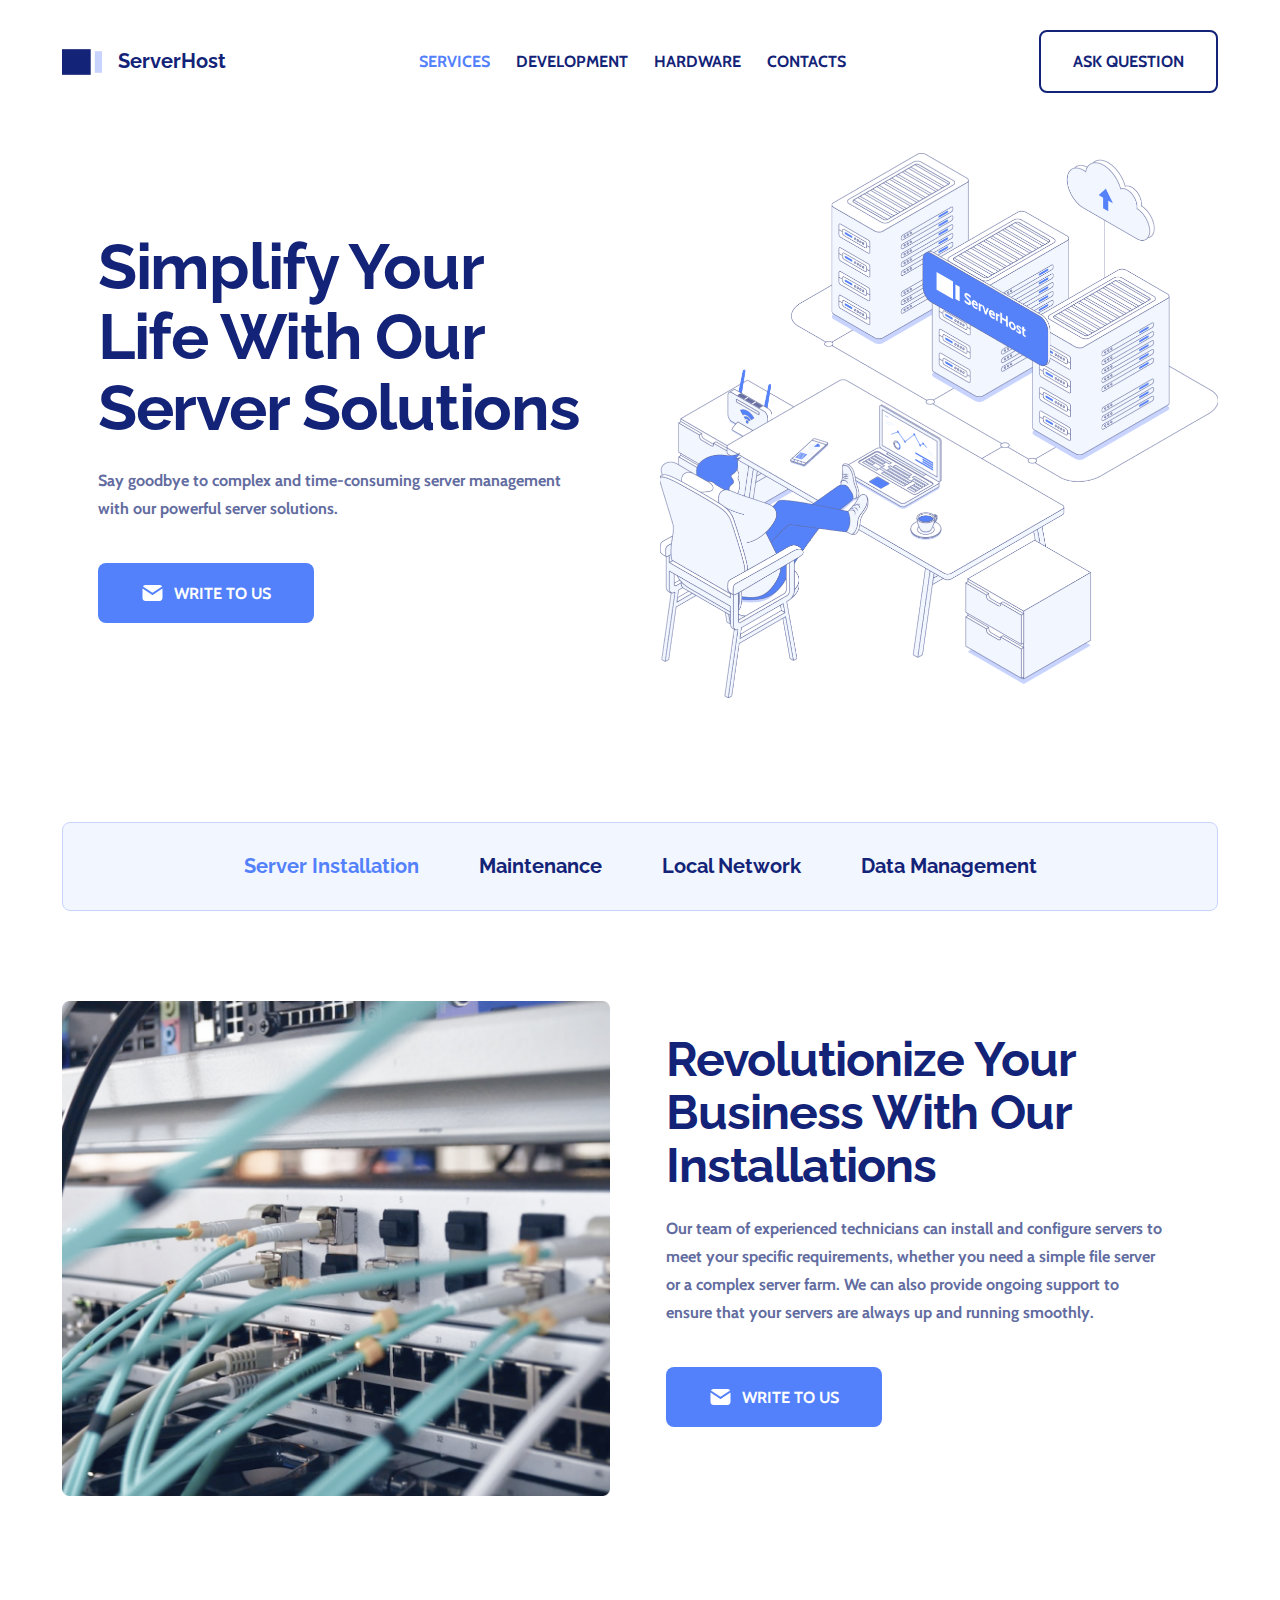
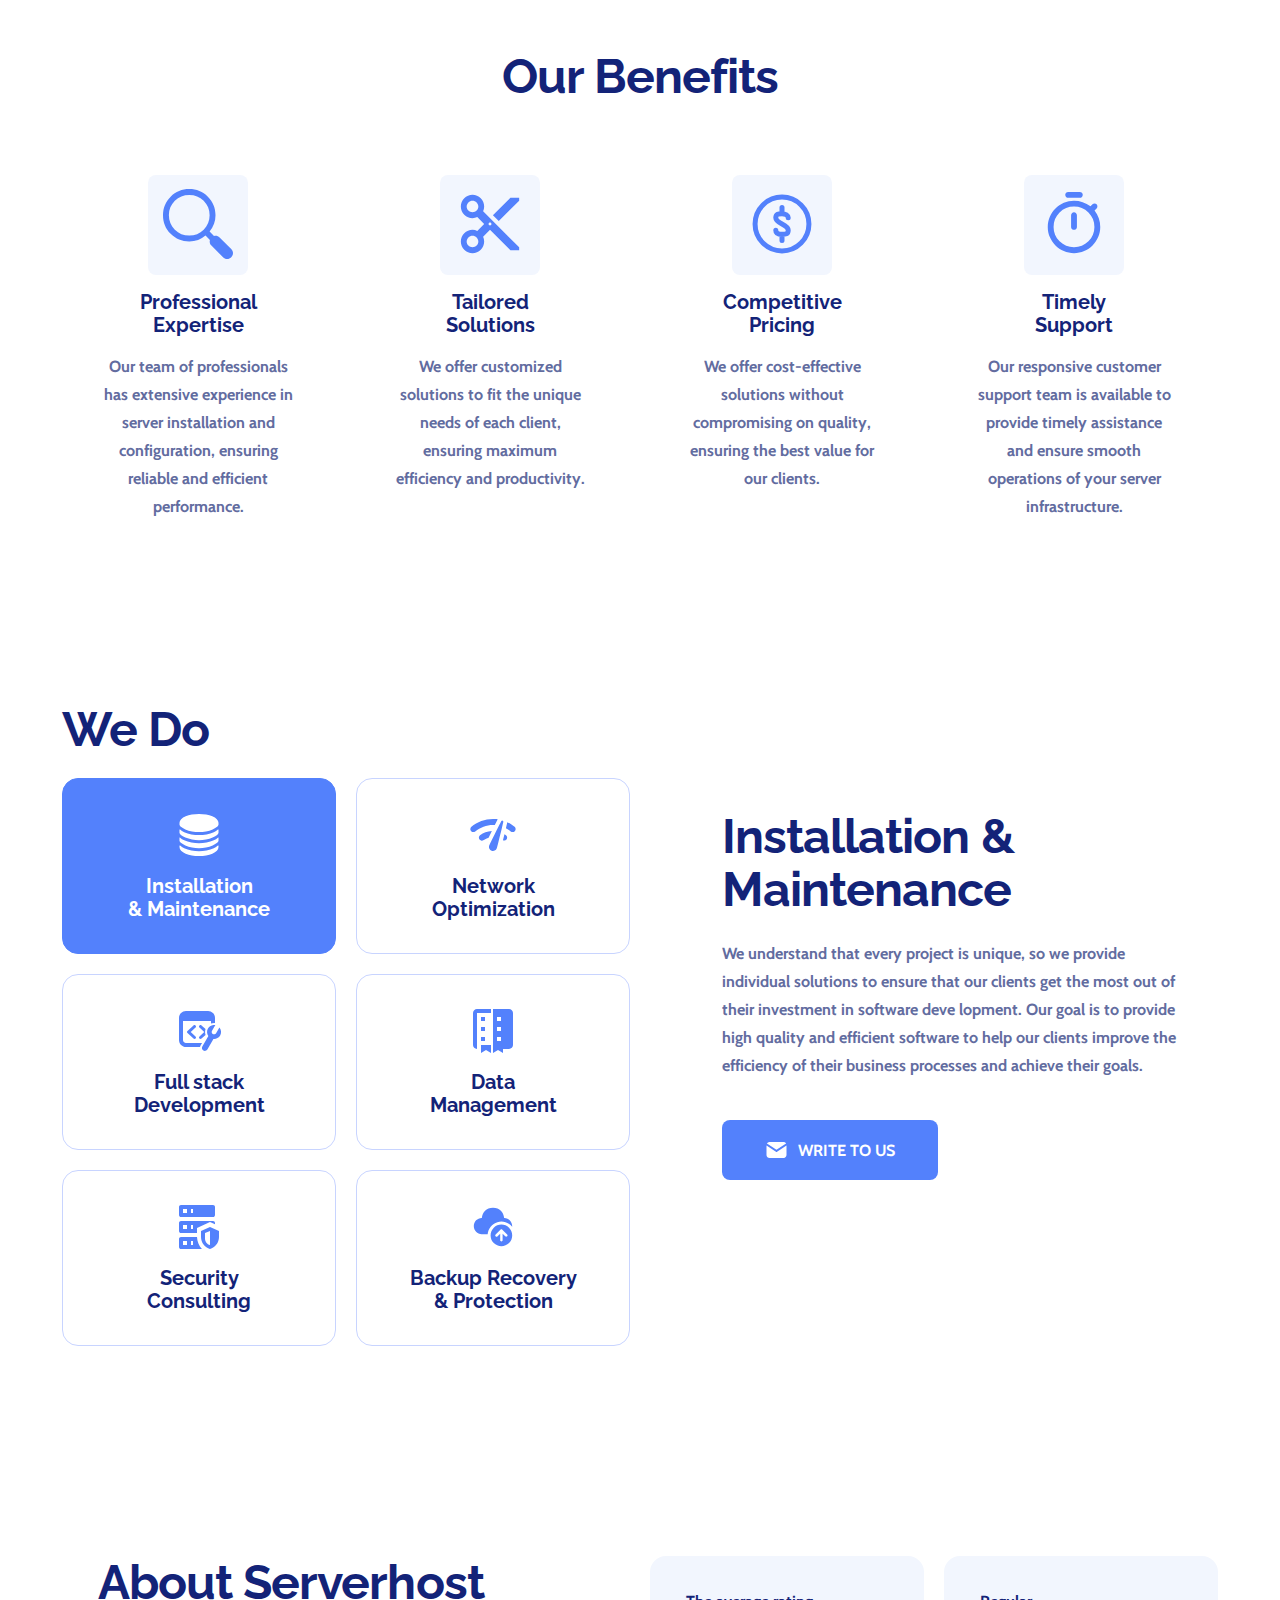
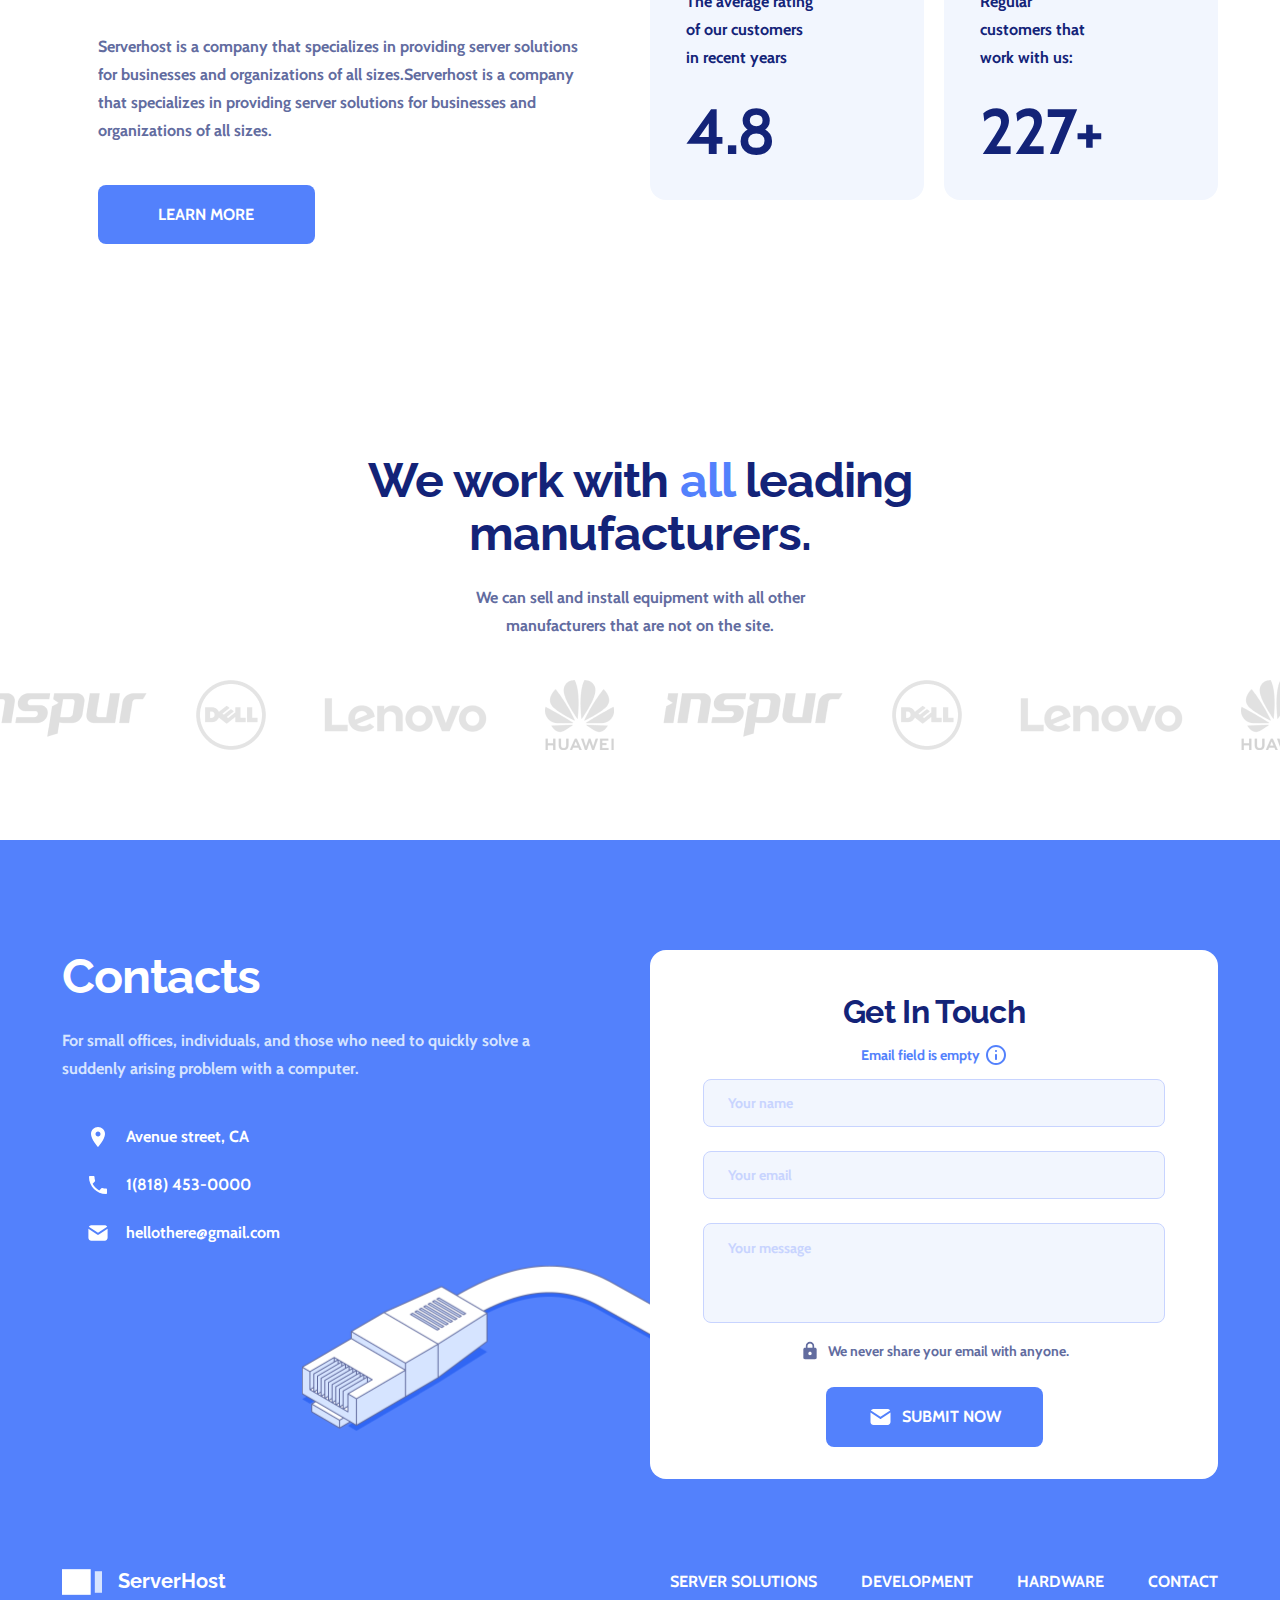
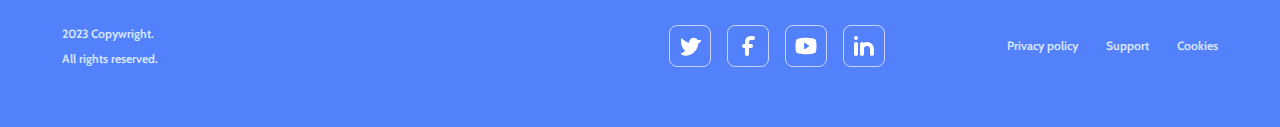
<file: index.html>
<!DOCTYPE html>
<html lang="en">
<head>
    <meta charset="UTF-8">
    <meta http-equiv="X-UA-Compatible" content="IE=edge">
    <meta name="viewport" content="width=device-width, initial-scale=1.0">
    <title>ServerHost</title>
    <link rel="stylesheet" href="css/style.css">
    <link rel="shortcut icon" type="image/x-icon" href="images/favicon.ico">
    <link rel="preconnect" href="https://fonts.googleapis.com">
    <link rel="preconnect" href="https://fonts.gstatic.com" crossorigin>
    <link href="https://fonts.googleapis.com/css2?family=Cabin:wght@700&family=Raleway:wght@700&display=swap" rel="stylesheet">
    <link rel="stylesheet" href="https://cdn.jsdelivr.net/npm/swiper@9/swiper-bundle.min.css" >
</head>
<body>

<div class="preloader">
    <div class="loader"></div>
</div>

<div class="header">
    <div class="container">
        <div class="header__body">
            <div class="logo">
                <a class="logo__link" href="#" onclick="closeNav()">
                    <img src="images/logo.svg" alt="logo">
                    <span>ServerHost</span>
                </a>
            </div>
            <div class="logo__mobmenu">
                <a class="logo__link" href="#" onclick="closeNav()">
                    <img src="images/logo_w.svg" alt="logo">
                    <span>ServerHost</span>
                </a>
            </div>
            <div class="menu">
                <div class="menu__img">
                    <img src="images/img_mob.png" alt="img">
                </div>
                <div class="menu__nav">
                    <ul>
                        <li><a href="#" class="active" onclick="closeNav()">services</a></li>
                        <li><a href="development.html" onclick="closeNav()">development</a></li>
                        <li><a href="hardware.html" onclick="closeNav()">hardware</a></li>
                        <li><a href="#contact" onclick="closeNav()">contacts</a></li>
                    </ul>
                </div>
                <div class="menu__btn">
                    <a href="#" class="btn__ask" onclick="closeNav()">Ask question</a>
                </div>
            </div>
            <div class="burger">
                <img src="images/burger.svg" alt="burger">
            </div>
            <div class="btn-close">
                <img src="images/burger-close.svg" alt="close">
            </div>
        </div>
    </div>
</div>

<div class="home">
    <div class="container">
        <div class="home__body">
            <div class="home__body-text">
                <h1 class="home__body-h1">Simplify your life with our server solutions</h1>
                <div  class="home__body-p">
                    <p>Say goodbye to complex and time-consuming server management with our powerful server solutions.</p>
                </div>
                <a href="#" class="btn__write home__body-btn">
                    <span class="icon"></span>
                    write to us
                </a>
            </div>
            <div class="home__body-img">
                <img src="images/img_1.png" alt="img">
            </div>
        </div>
    </div>
</div>

<div class="services">
    <div class="container">
        <div class="services__body">
            <div class="tabs">
                <div class="tab-header">
                    <button class="tab-button active" data-tab="tab1">Server Installation</button>
                    <button class="tab-button" data-tab="tab2">Maintenance</button>
                    <button class="tab-button" data-tab="tab3">Local Network</button>
                    <button class="tab-button" data-tab="tab4">Data Management</button>
                </div>
                <div class="tab-content">
                    <div id="tab1" class="tab-item active">
                        <div class="tab-item__img">
                            <img src="images/img_2.png" alt="img">
                        </div>
                        <div class="tab-item__text">
                            <h2 class="tab-item__h2">Revolutionize Your Business With Our Installations</h2>
                            <div class="tab-item__p">
                                <p>Our team of experienced technicians can install and configure servers to meet your specific requirements, whether you need a simple file server or a complex server farm. We can also provide ongoing support to ensure that your servers are always up and running smoothly.</p>
                            </div>
                            <a href="#" class="btn__write tab-item__btn">
                                <span class="icon"></span>
                                write to us
                            </a>
                        </div>
                    </div>
                    <div id="tab2" class="tab-item">
                        <div class="tab-item__img">
                            <img src="images/img_2.png" alt="img">
                        </div>
                        <div class="tab-item__text">
                            <h2 class="tab-item__h2">Maintenance</h2>
                            <div class="tab-item__p">
                                <p>Our team of experienced technicians can install and configure servers to meet your specific requirements, whether you need a simple file server or a complex server farm. We can also provide ongoing support to ensure that your servers are always up and running smoothly.</p>
                            </div>
                            <a href="#" class="btn__write tab-item__btn">
                                <span class="icon"></span>
                                write to us
                            </a>
                        </div>
                    </div>
                    <div id="tab3" class="tab-item">
                        <div class="tab-item__img">
                            <img src="images/img_2.png" alt="img">
                        </div>
                        <div class="tab-item__text">
                            <h2 class="tab-item__h2">Local Network</h2>
                            <div class="tab-item__p">
                                <p>Our team of experienced technicians can install and configure servers to meet your specific requirements, whether you need a simple file server or a complex server farm. We can also provide ongoing support to ensure that your servers are always up and running smoothly.</p>
                            </div>
                            <a href="#" class="btn__write tab-item__btn">
                                <span class="icon"></span>
                                write to us
                            </a>
                        </div>
                    </div>
                    <div id="tab4" class="tab-item">
                        <div class="tab-item__img">
                            <img src="images/img_2.png" alt="img">
                        </div>
                        <div class="tab-item__text">
                            <h2 class="tab-item__h2">Data Management</h2>
                            <div class="tab-item__p">
                                <p>Our team of experienced technicians can install and configure servers to meet your specific requirements, whether you need a simple file server or a complex server farm. We can also provide ongoing support to ensure that your servers are always up and running smoothly.</p>
                            </div>
                            <a href="#" class="btn__write tab-item__btn">
                                <span class="icon"></span>
                                write to us
                            </a>
                        </div>
                    </div>
                </div>
            </div>
            <div class="accordions">
                <div class="accordion__panel">
                    <button class="accordion"> Server Installation</button>
                    <div class="panel">
                        <div class="tab-item__img">
                            <img src="images/img_2.png" alt="img">
                        </div>
                        <div class="tab-item__text">
                            <h2 class="tab-item__h2">Revolutionize Your Business With Our Installations</h2>
                            <div class="tab-item__p">
                                <p>Our team of experienced technicians can install and configure servers to meet your specific requirements, whether you need a simple file server or a complex server farm. We can also provide ongoing support to ensure that your servers are always up and running smoothly.</p>
                            </div>
                            <a href="#" class="btn__write tab-item__btn">
                                <span class="icon"></span>
                                write to us
                            </a>
                        </div>
                     </div>
                </div>
                <div class="accordion__panel">
                    <button class="accordion">Maintenance</button>
                    <div class="panel">
                        <div class="tab-item__img">
                            <img src="images/img_2.png" alt="img">
                        </div>
                        <div class="tab-item__text">
                            <h2 class="tab-item__h2">Revolutionize Your Business With Our Installations</h2>
                            <div class="tab-item__p">
                                <p>Our team of experienced technicians can install and configure servers to meet your specific requirements, whether you need a simple file server or a complex server farm. We can also provide ongoing support to ensure that your servers are always up and running smoothly.</p>
                            </div>
                            <a href="#" class="btn__write tab-item__btn">
                                <span class="icon"></span>
                                write to us
                            </a>
                        </div>
                     </div>
                </div>
                <div class="accordion__panel">
                    <button class="accordion">Local Network</button>
                    <div class="panel">
                        <div class="tab-item__img">
                            <img src="images/img_2.png" alt="img">
                        </div>
                        <div class="tab-item__text">
                            <h2 class="tab-item__h2">Revolutionize Your Business With Our Installations</h2>
                            <div class="tab-item__p">
                                <p>Our team of experienced technicians can install and configure servers to meet your specific requirements, whether you need a simple file server or a complex server farm. We can also provide ongoing support to ensure that your servers are always up and running smoothly.</p>
                            </div>
                            <a href="#" class="btn__write tab-item__btn">
                                <span class="icon"></span>
                                write to us
                            </a>
                        </div>
                     </div>
                </div>
                <div class="accordion__panel">
                    <button class="accordion">Data Management</button>
                    <div class="panel">
                        <div class="tab-item__img">
                            <img src="images/img_2.png" alt="img">
                        </div>
                        <div class="tab-item__text">
                            <h2 class="tab-item__h2">Revolutionize Your Business With Our Installations</h2>
                            <div class="tab-item__p">
                                <p>Our team of experienced technicians can install and configure servers to meet your specific requirements, whether you need a simple file server or a complex server farm. We can also provide ongoing support to ensure that your servers are always up and running smoothly.</p>
                            </div>
                            <a href="#" class="btn__write tab-item__btn">
                                <span class="icon"></span>
                                write to us
                            </a>
                        </div>
                     </div>
                </div>
            </div>
        </div>
    </div>
</div>

<div class="benefits">
    <div class="container">
        <div class="benefits__body">
            <h2 class="benefits__body-h2">Our Benefits</h2>
            <div class="benefits__body-cards">
                <div class="benefits__body-card">
                    <div class="benefits__body-card__img">
                        <img src="images/icon_1.svg" alt="icon">
                    </div>
                    <h3 class="benefits__body-card__h3">Professional Expertise</h3>
                    <p class="benefits__body-card-p">Our team of professionals has extensive experience in server installation and configuration, ensuring reliable and efficient performance.</p>
                </div>
                <div class="benefits__body-card">
                    <div class="benefits__body-card__img">
                        <img src="images/icon_2.svg" alt="icon">
                    </div>
                    <h3 class="benefits__body-card__h3">Tailored Solutions</h3>
                    <p class="benefits__body-card-p">We offer customized solutions to fit the unique needs of each client, ensuring maximum efficiency and productivity.</p>
                </div>
                <div class="benefits__body-card">
                    <div class="benefits__body-card__img">
                        <img src="images/icon_3.svg" alt="icon">
                    </div>
                    <h3 class="benefits__body-card__h3">Competitive Pricing</h3>
                    <p class="benefits__body-card-p">We offer cost-effective solutions without compromising on quality, ensuring the best value for our clients.</p>
                </div>
                <div class="benefits__body-card">
                    <div class="benefits__body-card__img">
                        <img src="images/icon_4.svg" alt="icon">
                    </div>
                    <h3 class="benefits__body-card__h3">Timely Support</h3>
                    <p class="benefits__body-card-p">Our responsive customer support team is available to provide timely assistance and ensure smooth operations of your server infrastructure.</p>
                </div>
            </div>
        </div>
    </div>
</div>

<div class="do">
    <div class="container">
        <h2 class="do__h2">We Do</h2>
        <div class="do__body">
            <div class="tabs">
                <div class="tab-header">
                    <div class="tab-header1">
                        <button class="tab_button active" data-tab="tb1"><span class="icon-1" ></span>Installation <br> & Maintenance</button>
                        <button class="tab_button" data-tab="tb2"><span class="icon-2" ></span>Full stack <br> Development</button>
                        <button class="tab_button" data-tab="tb3"><span class="icon-3"></span>Security <br> Consulting</button>
                    </div>
                    <div class="tab-header2">
                        <button class="tab_button" data-tab="tb4"><span class="icon-4"></span>Network <br> Optimization</button>
                        <button class="tab_button" data-tab="tb5"><span class="icon-5"></span>Data <br> Management</button>
                        <button class="tab_button" data-tab="tb6"><span class="icon-6"></span>Backup Recovery <br> & Protection</button>
                    </div>
                </div>
                <div class="tab-content">
                    <div id="tb1" class="tab_item active">
                        <div class="tab-item__text">
                            <h2 class="tab-item__h2">Installation & Maintenance</h2>
                            <div class="tab-item__p">
                                <p>We understand that every project is unique, so we provide individual solutions to ensure that our clients get the most out of their investment in software deve lopment. Our goal is to provide high quality and efficient software to help our clients improve the efficiency of their business processes and achieve their goals.</p>
                            </div>
                            <a href="#" class="btn__write tab-item__btn">
                                <span class="icon"></span>
                                write to us
                            </a>
                        </div>
                    </div>
                    <div id="tb2" class="tab_item">
                        <div class="tab-item__text">
                            <h2 class="tab-item__h2">Full stack Development</h2>
                            <div class="tab-item__p">
                                <p>We understand that every project is unique, so we provide individual solutions to ensure that our clients get the most out of their investment in software deve lopment. Our goal is to provide high quality and efficient software to help our clients improve the efficiency of their business processes and achieve their goals.</p>
                            </div>
                            <a href="#" class="btn__write tab-item__btn">
                                <span class="icon"></span>
                                write to us
                            </a>
                        </div>
                    </div>
                    <div id="tb3" class="tab_item">
                        <div class="tab-item__text">
                            <h2 class="tab-item__h2">Security Consulting</h2>
                            <div class="tab-item__p">
                                <p>We understand that every project is unique, so we provide individual solutions to ensure that our clients get the most out of their investment in software deve lopment. Our goal is to provide high quality and efficient software to help our clients improve the efficiency of their business processes and achieve their goals.</p>
                            </div>
                            <a href="#" class="btn__write tab-item__btn">
                                <span class="icon"></span>
                                write to us
                            </a>
                        </div>
                    </div>
                    <div id="tb4" class="tab_item">
                        <div class="tab-item__text">
                            <h2 class="tab-item__h2">Network Optimization</h2>
                            <div class="tab-item__p">
                                <p>We understand that every project is unique, so we provide individual solutions to ensure that our clients get the most out of their investment in software deve lopment. Our goal is to provide high quality and efficient software to help our clients improve the efficiency of their business processes and achieve their goals.</p>
                            </div>
                            <a href="#" class="btn__write tab-item__btn">
                                <span class="icon"></span>
                                write to us
                            </a>
                        </div>
                    </div>
                    <div id="tb5" class="tab_item">
                        <div class="tab-item__text">
                            <h2 class="tab-item__h2">Data Management</h2>
                            <div class="tab-item__p">
                                <p>We understand that every project is unique, so we provide individual solutions to ensure that our clients get the most out of their investment in software deve lopment. Our goal is to provide high quality and efficient software to help our clients improve the efficiency of their business processes and achieve their goals.</p>
                            </div>
                            <a href="#" class="btn__write tab-item__btn">
                                <span class="icon"></span>
                                write to us
                            </a>
                        </div>
                    </div>
                    <div id="tb6" class="tab_item">
                        <div class="tab-item__text">
                            <h2 class="tab-item__h2">Backup Recovery & Protection</h2>
                            <div class="tab-item__p">
                                <p>We understand that every project is unique, so we provide individual solutions to ensure that our clients get the most out of their investment in software deve lopment. Our goal is to provide high quality and efficient software to help our clients improve the efficiency of their business processes and achieve their goals.</p>
                            </div>
                            <a href="#" class="btn__write tab-item__btn">
                                <span class="icon"></span>
                                write to us
                            </a>
                        </div>
                    </div>
                </div>
            </div>
            <div class="accordions">
                <div class="accordion__panel">
                    <button class="acc"><img src="images/do-2.svg" alt="img"> Full stack Development</button>
                    <div class="panell">
                        <div class="tab-item__text">
                            <h2 class="tab-item__h2">Full stack Development</h2>
                            <div class="tab-item__p">
                                <p>We understand that every project is unique, so we provide individual solutions to ensure that our clients get the most out of their investment in software deve lopment. Our goal is to provide high quality and efficient software to help our clients improve the efficiency of their business processes and achieve their goals.</p>
                            </div>
                            <a href="#" class="btn__write tab-item__btn">
                                <span class="icon"></span>
                                write to us
                            </a>
                        </div>
                    </div>
                </div>
                <div class="accordion__panel">
                    <button class="acc"><img src="images/do-1.svg" alt="img"> Installation & Maintenance</button>
                    <div class="panell">
                        <div class="tab-item__text">
                            <h2 class="tab-item__h2">Installation & Maintenance</h2>
                            <div class="tab-item__p">
                                <p>We understand that every project is unique, so we provide individual solutions to ensure that our clients get the most out of their investment in software deve lopment. Our goal is to provide high quality and efficient software to help our clients improve the efficiency of their business processes and achieve their goals.</p>
                            </div>
                            <a href="#" class="btn__write tab-item__btn">
                                <span class="icon"></span>
                                write to us
                            </a>
                        </div>
                     </div>
                </div>
                <div class="accordion__panel">
                    <button class="acc"><img src="images/do-4.svg" alt="img">Network Optimization</button>
                    <div class="panell">
                        <div class="tab-item__text">
                            <h2 class="tab-item__h2">Network Optimization</h2>
                            <div class="tab-item__p">
                                <p>We understand that every project is unique, so we provide individual solutions to ensure that our clients get the most out of their investment in software deve lopment. Our goal is to provide high quality and efficient software to help our clients improve the efficiency of their business processes and achieve their goals.</p>
                            </div>
                            <a href="#" class="btn__write tab-item__btn">
                                <span class="icon"></span>
                                write to us
                            </a>
                        </div>
                     </div>
                </div>
                <div class="accordion__panel">
                    <button class="acc"><img src="images/do-5.svg" alt="img"> Data Management</button>
                    <div class="panell">
                        <div class="tab-item__text">
                            <h2 class="tab-item__h2">Data Management</h2>
                            <div class="tab-item__p">
                                <p>We understand that every project is unique, so we provide individual solutions to ensure that our clients get the most out of their investment in software deve lopment. Our goal is to provide high quality and efficient software to help our clients improve the efficiency of their business processes and achieve their goals.</p>
                            </div>
                            <a href="#" class="btn__write tab-item__btn">
                                <span class="icon"></span>
                                write to us
                            </a>
                        </div>
                     </div>
                </div>
                <div class="accordion__panel">
                    <button class="acc"><img src="images/do-3.svg" alt="img">Security Consulting</button>
                    <div class="panell">
                        <div class="tab-item__text">
                            <h2 class="tab-item__h2">Security Consulting</h2>
                            <div class="tab-item__p">
                                <p>We understand that every project is unique, so we provide individual solutions to ensure that our clients get the most out of their investment in software deve lopment. Our goal is to provide high quality and efficient software to help our clients improve the efficiency of their business processes and achieve their goals.</p>
                            </div>
                            <a href="#" class="btn__write tab-item__btn">
                                <span class="icon"></span>
                                write to us
                            </a>
                        </div>
                     </div>
                </div>
                <div class="accordion__panel">
                    <button class="acc"><img src="images/do-6.svg" alt="img"> Backup Recovery & Protection</button>
                    <div class="panell">
                        <div class="tab-item__text">
                            <h2 class="tab-item__h2">Backup Recovery & Protection</h2>
                            <div class="tab-item__p">
                                <p>We understand that every project is unique, so we provide individual solutions to ensure that our clients get the most out of their investment in software deve lopment. Our goal is to provide high quality and efficient software to help our clients improve the efficiency of their business processes and achieve their goals.</p>
                            </div>
                            <a href="#" class="btn__write tab-item__btn">
                                <span class="icon"></span>
                                write to us
                            </a>
                        </div>
                     </div>
                </div>
            </div>
        </div>
    </div>
</div>

<div class="about">
    <div class="container">
        <div class="about__body">
            <div class="about__body-text">
                <h2 class="about__body-text__h2">About Serverhost</h2>
                <div class="about__body-text__p">
                    <p>Serverhost is a company that specializes in providing server solutions for businesses and organizations of all sizes.Serverhost is a company that specializes in providing server solutions for businesses and organizations of all sizes.</p>
                </div>
                <a href="#" class="about__body-text__btn">learn more</a>
            </div>
            <div class="about__body-textnumber">
                <div class="about__body-card">
                    <div class="about__body-card_p">
                        <p>The average rating of our customers in recent years</p>
                    </div>
                    <h4 class="about__body-card__h4">4.8</h4>
                </div>
                <div class="about__body-card">
                    <div class="about__body-card_p">
                        <p>Regular customers that work with us:</p>
                    </div>
                    <h4 class="about__body-card__h4">227+</h4>
                </div>
            </div>
        </div>
    </div>
</div>

<div class="brand">
    <div class="container">
        <div class="brand__header">
            <h2 class="brand__header-h2">We work with <span>all</span> leading manufacturers.</h2>
            <div class="brand__header-p">
                <p>We can sell and install equipment with all other manufacturers that are not on the site.</p>
            </div>
        </div>
    </div>
    <div class="brand__body">
        <div class="swiper mySwiper">
            <div class="swiper-wrapper">
                <div class="swiper-slide">
                    <img src="images/brand-1.png" alt="img">
                </div>
                <div class="swiper-slide">
                    <img src="images/brand-2.png" alt="img">
                </div>
                <div class="swiper-slide">
                    <img src="images/brand-3.png" alt="img">
                </div>
                <div class="swiper-slide">
                    <img src="images/brand-4.png" alt="img">
                </div>
                <div class="swiper-slide">
                    <img src="images/brand-1.png" alt="img">
                </div>
                <div class="swiper-slide">
                    <img src="images/brand-2.png" alt="img">
                </div>
                <div class="swiper-slide">
                    <img src="images/brand-3.png" alt="img">
                </div>
                <div class="swiper-slide">
                    <img src="images/brand-4.png" alt="img">
                </div>
                <div class="swiper-slide">
                    <img src="images/brand-1.png" alt="img">
                </div>
                <div class="swiper-slide">
                    <img src="images/brand-2.png" alt="img">
                </div>
                <div class="swiper-slide">
                    <img src="images/brand-3.png" alt="img">
                </div>
                <div class="swiper-slide">
                    <img src="images/brand-4.png" alt="img">
                </div>
                <div class="swiper-slide">
                    <img src="images/brand-1.png" alt="img">
                </div>
                <div class="swiper-slide">
                    <img src="images/brand-2.png" alt="img">
                </div>
                <div class="swiper-slide">
                    <img src="images/brand-3.png" alt="img">
                </div>
                <div class="swiper-slide">
                    <img src="images/brand-4.png" alt="img">
                </div>
                <div class="swiper-slide">
                    <img src="images/brand-1.png" alt="img">
                </div>
                <div class="swiper-slide">
                    <img src="images/brand-2.png" alt="img">
                </div>
                <div class="swiper-slide">
                    <img src="images/brand-3.png" alt="img">
                </div>
                <div class="swiper-slide">
                    <img src="images/brand-4.png" alt="img">
                </div>

            </div>
        </div>
    </div>
</div>

<div id="contact" class="contacts">
    <div class="img__usb"><img src="images/usb.png" alt="img"></div>
    <div class="container-con">
        <div class="contacts__body">
            <div class="contacts__body-text">
                <h2 class="contacts__body-text__h2">Contacts</h2>
                <div class="contacts__body-text__p">
                    <p>For small offices, individuals, and those who need to quickly solve a suddenly arising problem with a computer.</p>
                </div>
                <div class="contacts__body-info">
                    <ul>
                        <li>
                            <img src="images/local.svg" alt="img">
                            <p>Avenue street, CA</p>
                        </li>
                        <li>
                            <img src="images/phone.svg" alt="img">
                            <p>1(818) 453-0000</p>
                        </li>
                        <li>
                            <img src="images/mail.svg" alt="img">
                            <p>hellothere@gmail.com</p>
                        </li>
                    </ul>
                </div>
                <div class="contacts__body-img"><img src="images/usbm.png" alt="img"></div>
            </div>
            <div class="contacts__body-form">
                <h2 class="contacts__body-form__peri">Get In Touch</h2>
                <div class="empty">
                    <p>Email field is empty</p>
                    <img src="images/empty.svg" alt="img">
                </div>
                <form action="#">
                    <div class="input-row">
                        <input type="text" name="name" placeholder="Your name">
                        <input type="email" name="email" placeholder="Your email">
                        <textarea name="message" placeholder="Your message"></textarea>
                        <div class="share">
                            <img src="images/share.svg" alt="img">
                            <p>We never share your email with anyone.</p>
                        </div>
                        <button type="submit" class="submit-button">
                            <span class="icon"></span> submit now
                        </button>
                    </div>
                </form>
            </div>
        </div>
    </div>
</div>

<footer class="footer">
    <div class="container">
        <div class="footer__body">
            <div class="footer__body-row">
                <div class="footer__body-logo">
                    <a class="logo__link" href="#">
                        <img src="images/logo_w.svg" alt="logo">
                        <span>ServerHost</span>
                    </a>
                </div>
                <div class="footer__body-menu">
                    <ul>
                        <li><a href="#">Server solutions</a></li>
                        <li><a href="development.html">development</a></li>
                        <li><a href="hardware.html">hardware</a></li>
                        <li><a href="#contact">contact</a></li>
                    </ul>
                </div>
            </div>
            <div class="footer__body-row2">
                <div class="footer__body-all">
                    <p>2023 Copywright. All rights reserved.</p>
                </div>
                <div class="footer__body-soc">
                    <ul>
                        <li>
                            <a href="https://twitter.com/" target="_blank">
                                <div class="icon-container">
                                    <div class="icon1"> </div>
                                </div>
                            </a>
                            <a href="https://uk-ua.facebook.com/" target="_blank">
                                <div class="icon-container">
                                    <div class="icon2"> </div>
                                </div>
                            </a>
                            <a href="https://www.youtube.com/" target="_blank">
                                <div class="icon-container">
                                    <div class="icon3"> </div>
                                </div>
                            </a>
                            <a href="https://www.linkedin.com/" target="_blank">
                                <div class="icon-container">
                                    <div class="icon4"> </div>
                                </div>
                            </a>
                        </li>
                    </ul>
                </div>
                <div class="footer__body-info">
                    <ul>
                        <li>
                            <a href="#">Privacy policy</a>
                        </li>
                        <li>
                            <a href="#">Support</a>
                        </li>
                        <li>
                            <a href="#">Cookies</a>
                        </li>
                    </ul>
                </div>
            </div>
        </div>
    </div>
</footer>

<script src="https://cdn.jsdelivr.net/npm/swiper@9/swiper-bundle.min.js"></script>
<script src="js/swiper.js"></script>
<script src="js/mob-menu.js"></script>
<script src="js/tabs.js"></script>
<script src="js/tabs2.js"></script>
<script src="js/preloader.js"></script>
</body>
</html>
</file>
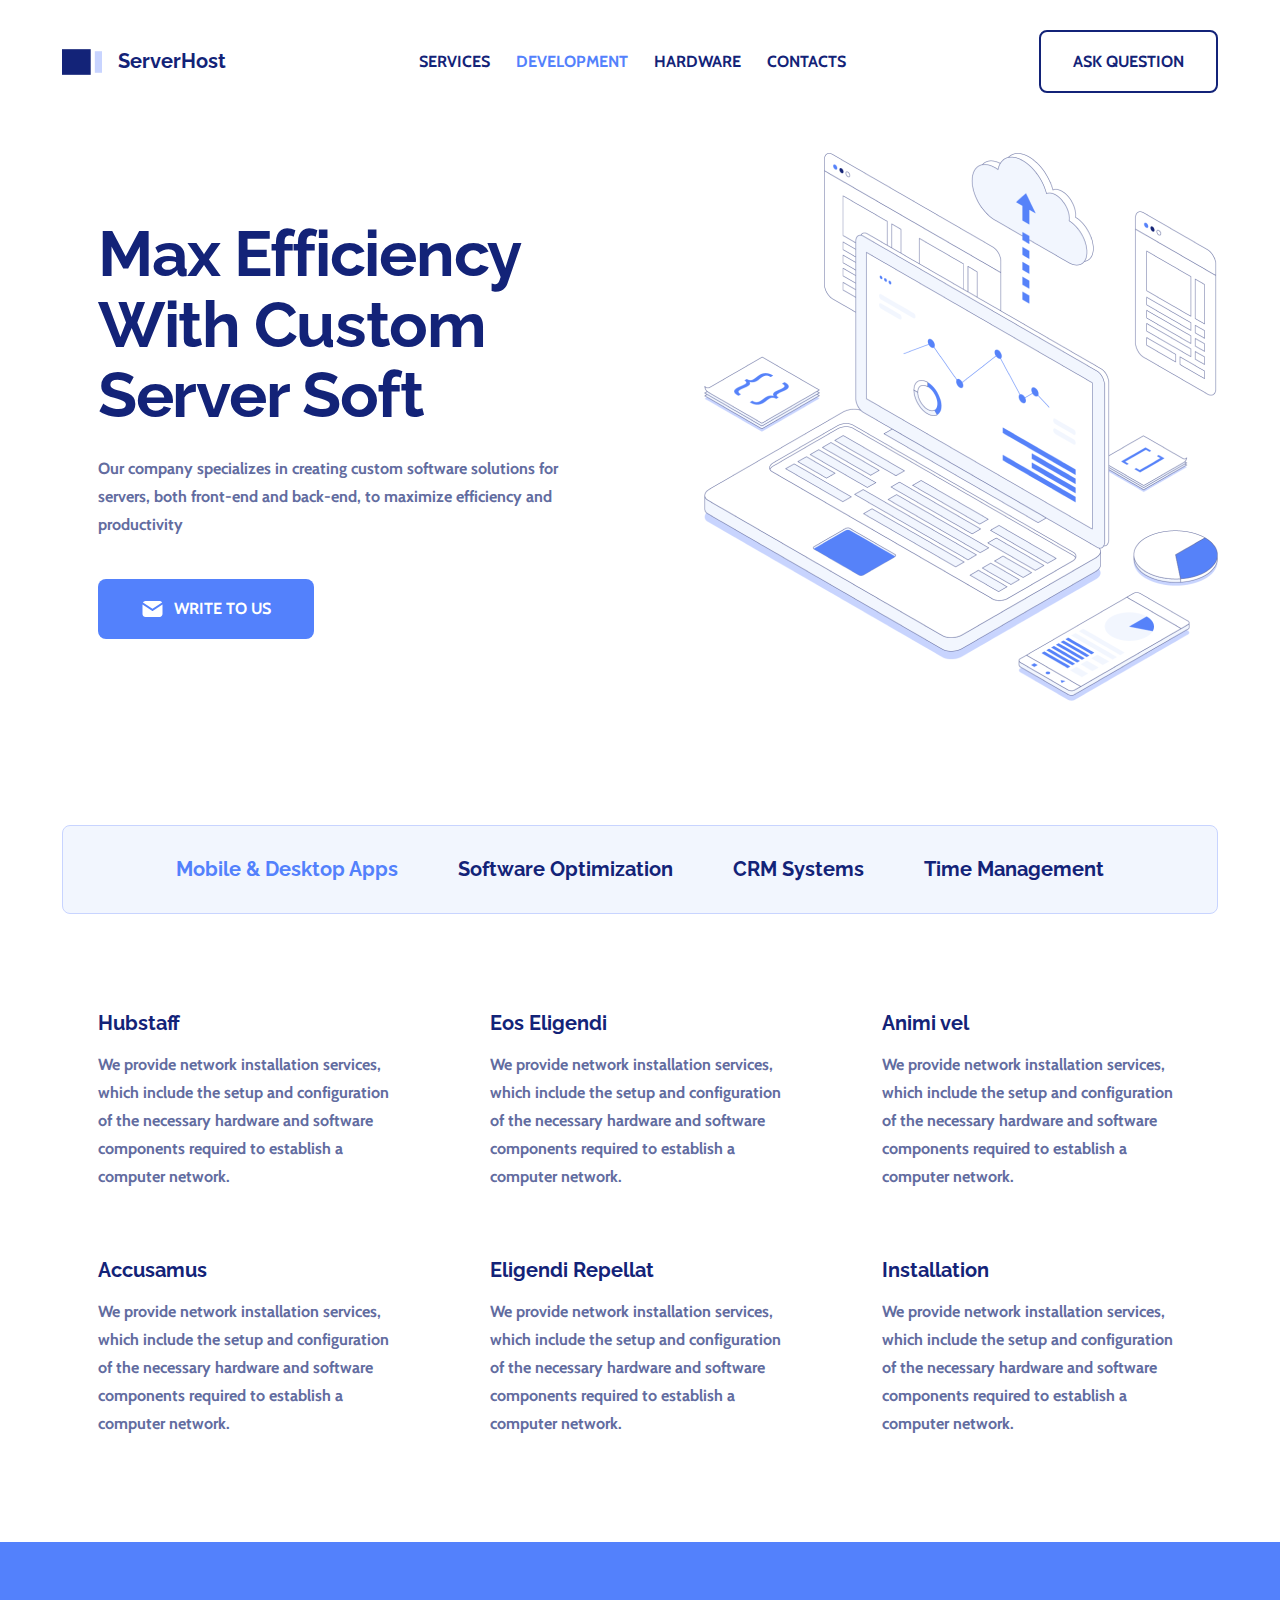
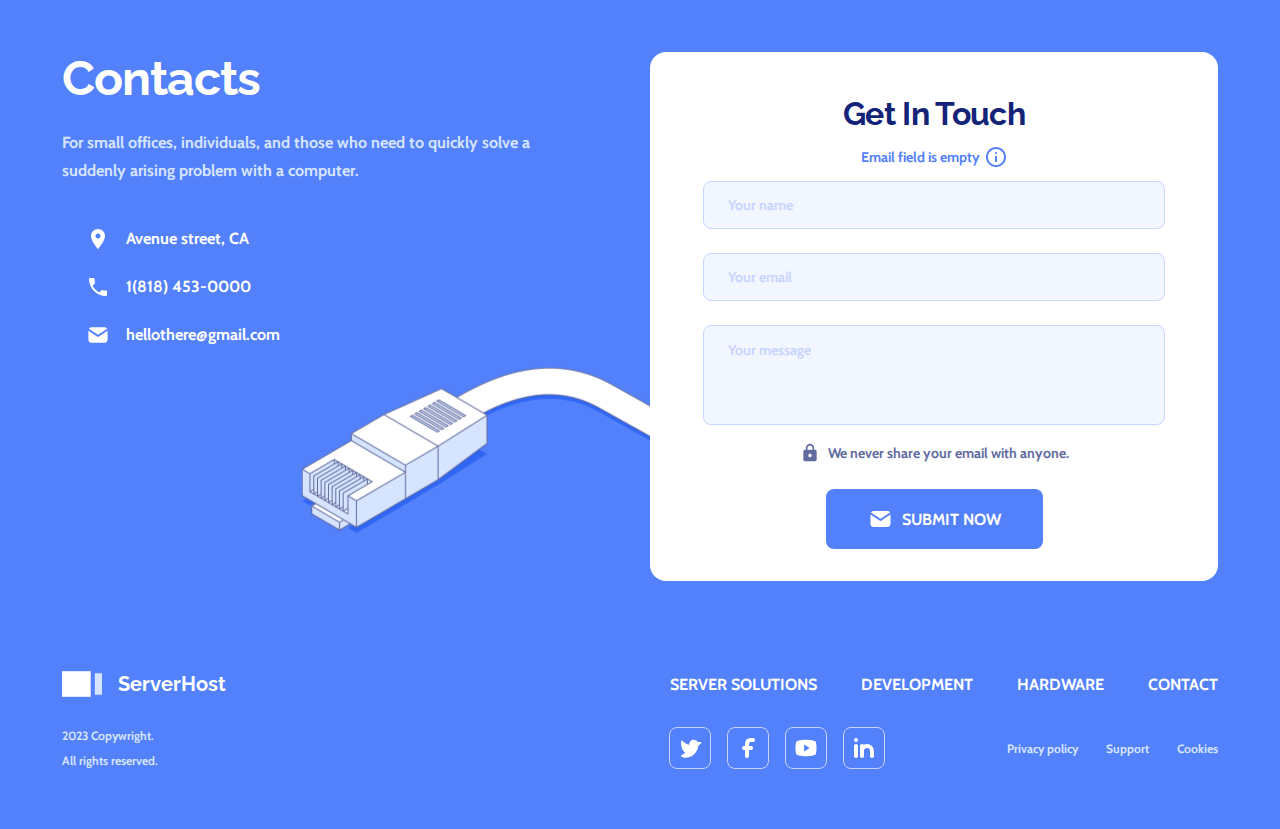
<file: development.html>
<!DOCTYPE html>
<html lang="en">
<head>
    <meta charset="UTF-8">
    <meta http-equiv="X-UA-Compatible" content="IE=edge">
    <meta name="viewport" content="width=device-width, initial-scale=1.0">
    <title>Development</title>
    <link rel="shortcut icon" type="image/x-icon" href="images/favicon.ico">
    <link rel="stylesheet" href="css/style.css">
    <link rel="preconnect" href="https://fonts.googleapis.com">
    <link rel="preconnect" href="https://fonts.gstatic.com" crossorigin>
    <link href="https://fonts.googleapis.com/css2?family=Cabin:wght@700&family=Raleway:wght@700&display=swap" rel="stylesheet">
</head>
<body>
    <div class="preloader">
        <div class="loader"></div>
    </div>

    <div class="header">
        <div class="container">
            <div class="header__body">
                <div class="logo">
                    <a class="logo__link" href="index.html" onclick="closeNav()">
                        <img src="images/logo.svg" alt="logo">
                        <span>ServerHost</span>
                    </a>
                </div>
                <div class="logo__mobmenu">
                    <a class="logo__link" href="index.html" onclick="closeNav()">
                        <img src="images/logo_w.svg" alt="logo">
                        <span>ServerHost</span>
                    </a>
                </div>
                <div class="menu">
                    <div class="menu__img">
                        <img src="images/img_mob.png" alt="img">
                    </div>
                    <div class="menu__nav">
                        <ul>
                            <li><a href="index.html" onclick="closeNav()">services</a></li>
                            <li><a href="#" class="active" onclick="closeNav()">development</a></li>
                            <li><a href="hardware.html" onclick="closeNav()">hardware</a></li>
                            <li><a href="#contact" onclick="closeNav()">contacts</a></li>
                        </ul>
                    </div>
                    <div class="menu__btn">
                        <a href="#" class="btn__ask" onclick="closeNav()">Ask question</a>
                    </div>
                </div>
                <div class="burger">
                    <img src="images/burger.svg" alt="burger">
                </div>
                <div class="btn-close">
                    <img src="images/burger-close.svg" alt="close">
                </div>
            </div>
        </div>
    </div>

    <div class="home">
        <div class="container">
            <div class="home__body">
                <div class="home__body-text">
                    <h1 class="home__body-h1">Max efficiency with Custom Server soft</h1>
                    <div  class="home__body-p">
                        <p>Our company specializes in creating custom software solutions for servers, both front-end and back-end, to maximize efficiency and productivity</p>
                    </div>
                    <a href="#" class="btn__write home__body-btn">
                        <span class="icon"></span>
                        write to us
                    </a>
                </div>
                <div class="home__body-img">
                    <img src="images/img_3.png" alt="img">
                </div>
            </div>
        </div>
    </div>

    <div class="devel">
        <div class="container">
            <div class="devel__body">
                <div class="tabs">
                    <div class="tab-header">
                        <button class="tab-button active" data-tab="tab1">Mobile & Desktop Apps</button>
                        <button class="tab-button" data-tab="tab2">Software Optimization</button>
                        <button class="tab-button" data-tab="tab3">CRM Systems</button>
                        <button class="tab-button" data-tab="tab4">Time Management</button>
                    </div>
                    <div class="tab-content">
                        <div id="tab1" class="tab-item active">
                            <div class="item_cards">
                                <div class="item-card">
                                    <h3 class="item-card__h3">Hubstaff</h3>
                                    <div class="item-card__p">
                                        <p>We provide network installation services, which include the setup and configuration of the necessary hardware and software components required to establish a computer network.</p>
                                    </div>
                                </div>
                                <div class="item-card">
                                    <h3 class="item-card__h3">Eos Eligendi</h3>
                                    <div class="item-card__p">
                                        <p>We provide network installation services, which include the setup and configuration of the necessary hardware and software components required to establish a computer network.</p>
                                    </div>
                                </div>
                                <div class="item-card">
                                    <h3 class="item-card__h3">Animi vel</h3>
                                    <div class="item-card__p">
                                        <p>We provide network installation services, which include the setup and configuration of the necessary hardware and software components required to establish a computer network.</p>
                                    </div>
                                </div>
                                <div class="item-card">
                                    <h3 class="item-card__h3">Accusamus</h3>
                                    <div class="item-card__p">
                                        <p>We provide network installation services, which include the setup and configuration of the necessary hardware and software components required to establish a computer network.</p>
                                    </div>
                                </div>
                                <div class="item-card">
                                    <h3 class="item-card__h3">Eligendi Repellat</h3>
                                    <div class="item-card__p">
                                        <p>We provide network installation services, which include the setup and configuration of the necessary hardware and software components required to establish a computer network.</p>
                                    </div>
                                </div>
                                <div class="item-card">
                                    <h3 class="item-card__h3">Installation</h3>
                                    <div class="item-card__p">
                                        <p>We provide network installation services, which include the setup and configuration of the necessary hardware and software components required to establish a computer network.</p>
                                    </div>
                                </div>
                                
                            </div>
                        </div>
                        <div id="tab2" class="tab-item">
                            <div class="item_cards">
                                <div class="item-card">
                                    <h3 class="item-card__h3">Hubstaff</h3>
                                    <div class="item-card__p">
                                        <p>We provide network installation services, which include the setup and configuration of the necessary hardware and software components required to establish a computer network.</p>
                                    </div>
                                </div>
                                <div class="item-card">
                                    <h3 class="item-card__h3">Eos Eligendi</h3>
                                    <div class="item-card__p">
                                        <p>We provide network installation services, which include the setup and configuration of the necessary hardware and software components required to establish a computer network.</p>
                                    </div>
                                </div>
                                <div class="item-card">
                                    <h3 class="item-card__h3">Animi vel</h3>
                                    <div class="item-card__p">
                                        <p>We provide network installation services, which include the setup and configuration of the necessary hardware and software components required to establish a computer network.</p>
                                    </div>
                                </div>
                                <div class="item-card">
                                    <h3 class="item-card__h3">Accusamus</h3>
                                    <div class="item-card__p">
                                        <p>We provide network installation services, which include the setup and configuration of the necessary hardware and software components required to establish a computer network.</p>
                                    </div>
                                </div>
                                <div class="item-card">
                                    <h3 class="item-card__h3">Eligendi Repellat</h3>
                                    <div class="item-card__p">
                                        <p>We provide network installation services, which include the setup and configuration of the necessary hardware and software components required to establish a computer network.</p>
                                    </div>
                                </div>
                                <div class="item-card">
                                    <h3 class="item-card__h3">Installation</h3>
                                    <div class="item-card__p">
                                        <p>We provide network installation services, which include the setup and configuration of the necessary hardware and software components required to establish a computer network.</p>
                                    </div>
                                </div>
                                
                            </div>
                        </div>
                        <div id="tab3" class="tab-item">
                            <div class="item_cards">
                                <div class="item-card">
                                    <h3 class="item-card__h3">Hubstaff</h3>
                                    <div class="item-card__p">
                                        <p>We provide network installation services, which include the setup and configuration of the necessary hardware and software components required to establish a computer network.</p>
                                    </div>
                                </div>
                                <div class="item-card">
                                    <h3 class="item-card__h3">Eos Eligendi</h3>
                                    <div class="item-card__p">
                                        <p>We provide network installation services, which include the setup and configuration of the necessary hardware and software components required to establish a computer network.</p>
                                    </div>
                                </div>
                                <div class="item-card">
                                    <h3 class="item-card__h3">Animi vel</h3>
                                    <div class="item-card__p">
                                        <p>We provide network installation services, which include the setup and configuration of the necessary hardware and software components required to establish a computer network.</p>
                                    </div>
                                </div>
                                <div class="item-card">
                                    <h3 class="item-card__h3">Accusamus</h3>
                                    <div class="item-card__p">
                                        <p>We provide network installation services, which include the setup and configuration of the necessary hardware and software components required to establish a computer network.</p>
                                    </div>
                                </div>
                                <div class="item-card">
                                    <h3 class="item-card__h3">Eligendi Repellat</h3>
                                    <div class="item-card__p">
                                        <p>We provide network installation services, which include the setup and configuration of the necessary hardware and software components required to establish a computer network.</p>
                                    </div>
                                </div>
                                <div class="item-card">
                                    <h3 class="item-card__h3">Installation</h3>
                                    <div class="item-card__p">
                                        <p>We provide network installation services, which include the setup and configuration of the necessary hardware and software components required to establish a computer network.</p>
                                    </div>
                                </div>
                                
                            </div>
                        </div>
                        <div id="tab4" class="tab-item">
                            <div class="item_cards">
                                <div class="item-card">
                                    <h3 class="item-card__h3">Hubstaff</h3>
                                    <div class="item-card__p">
                                        <p>We provide network installation services, which include the setup and configuration of the necessary hardware and software components required to establish a computer network.</p>
                                    </div>
                                </div>
                                <div class="item-card">
                                    <h3 class="item-card__h3">Eos Eligendi</h3>
                                    <div class="item-card__p">
                                        <p>We provide network installation services, which include the setup and configuration of the necessary hardware and software components required to establish a computer network.</p>
                                    </div>
                                </div>
                                <div class="item-card">
                                    <h3 class="item-card__h3">Animi vel</h3>
                                    <div class="item-card__p">
                                        <p>We provide network installation services, which include the setup and configuration of the necessary hardware and software components required to establish a computer network.</p>
                                    </div>
                                </div>
                                <div class="item-card">
                                    <h3 class="item-card__h3">Accusamus</h3>
                                    <div class="item-card__p">
                                        <p>We provide network installation services, which include the setup and configuration of the necessary hardware and software components required to establish a computer network.</p>
                                    </div>
                                </div>
                                <div class="item-card">
                                    <h3 class="item-card__h3">Eligendi Repellat</h3>
                                    <div class="item-card__p">
                                        <p>We provide network installation services, which include the setup and configuration of the necessary hardware and software components required to establish a computer network.</p>
                                    </div>
                                </div>
                                <div class="item-card">
                                    <h3 class="item-card__h3">Installation</h3>
                                    <div class="item-card__p">
                                        <p>We provide network installation services, which include the setup and configuration of the necessary hardware and software components required to establish a computer network.</p>
                                    </div>
                                </div>
                                
                            </div>
                        </div>
                    </div>
                </div>
                <div class="accordions">
                    <div class="accordion__panel">
                        <button class="accordion">Mobile & Desktop Apps</button>
                        <div class="panel">
                            <div class="item_cards">
                                <div class="item-card">
                                    <h3 class="item-card__h3">Hubstaff</h3>
                                    <div class="item-card__p">
                                        <p>We provide network installation services, which include the setup and configuration of the necessary hardware and software components required to establish a computer network.</p>
                                    </div>
                                </div>
                                <div class="item-card">
                                    <h3 class="item-card__h3">Eos Eligendi</h3>
                                    <div class="item-card__p">
                                        <p>We provide network installation services, which include the setup and configuration of the necessary hardware and software components required to establish a computer network.</p>
                                    </div>
                                </div>
                                <div class="item-card">
                                    <h3 class="item-card__h3">Animi vel</h3>
                                    <div class="item-card__p">
                                        <p>We provide network installation services, which include the setup and configuration of the necessary hardware and software components required to establish a computer network.</p>
                                    </div>
                                </div>
                                <div class="item-card">
                                    <h3 class="item-card__h3">Accusamus</h3>
                                    <div class="item-card__p">
                                        <p>We provide network installation services, which include the setup and configuration of the necessary hardware and software components required to establish a computer network.</p>
                                    </div>
                                </div>
                                <div class="item-card">
                                    <h3 class="item-card__h3">Eligendi Repellat</h3>
                                    <div class="item-card__p">
                                        <p>We provide network installation services, which include the setup and configuration of the necessary hardware and software components required to establish a computer network.</p>
                                    </div>
                                </div>
                                <div class="item-card">
                                    <h3 class="item-card__h3">Installation</h3>
                                    <div class="item-card__p">
                                        <p>We provide network installation services, which include the setup and configuration of the necessary hardware and software components required to establish a computer network.</p>
                                    </div>
                                </div>
                                
                            </div>
                         </div>
                    </div>
                    <div class="accordion__panel">
                        <button class="accordion">Software Optimization</button>
                        <div class="panel">
                            <div class="item_cards">
                                <div class="item-card">
                                    <h3 class="item-card__h3">Hubstaff</h3>
                                    <div class="item-card__p">
                                        <p>We provide network installation services, which include the setup and configuration of the necessary hardware and software components required to establish a computer network.</p>
                                    </div>
                                </div>
                                <div class="item-card">
                                    <h3 class="item-card__h3">Eos Eligendi</h3>
                                    <div class="item-card__p">
                                        <p>We provide network installation services, which include the setup and configuration of the necessary hardware and software components required to establish a computer network.</p>
                                    </div>
                                </div>
                                <div class="item-card">
                                    <h3 class="item-card__h3">Animi vel</h3>
                                    <div class="item-card__p">
                                        <p>We provide network installation services, which include the setup and configuration of the necessary hardware and software components required to establish a computer network.</p>
                                    </div>
                                </div>
                                <div class="item-card">
                                    <h3 class="item-card__h3">Accusamus</h3>
                                    <div class="item-card__p">
                                        <p>We provide network installation services, which include the setup and configuration of the necessary hardware and software components required to establish a computer network.</p>
                                    </div>
                                </div>
                                <div class="item-card">
                                    <h3 class="item-card__h3">Eligendi Repellat</h3>
                                    <div class="item-card__p">
                                        <p>We provide network installation services, which include the setup and configuration of the necessary hardware and software components required to establish a computer network.</p>
                                    </div>
                                </div>
                                <div class="item-card">
                                    <h3 class="item-card__h3">Installation</h3>
                                    <div class="item-card__p">
                                        <p>We provide network installation services, which include the setup and configuration of the necessary hardware and software components required to establish a computer network.</p>
                                    </div>
                                </div>
                                
                            </div>
                         </div>
                    </div>
                    <div class="accordion__panel">
                        <button class="accordion">CRM Systems</button>
                        <div class="panel">
                            <div class="item_cards">
                                <div class="item-card">
                                    <h3 class="item-card__h3">Hubstaff</h3>
                                    <div class="item-card__p">
                                        <p>We provide network installation services, which include the setup and configuration of the necessary hardware and software components required to establish a computer network.</p>
                                    </div>
                                </div>
                                <div class="item-card">
                                    <h3 class="item-card__h3">Eos Eligendi</h3>
                                    <div class="item-card__p">
                                        <p>We provide network installation services, which include the setup and configuration of the necessary hardware and software components required to establish a computer network.</p>
                                    </div>
                                </div>
                                <div class="item-card">
                                    <h3 class="item-card__h3">Animi vel</h3>
                                    <div class="item-card__p">
                                        <p>We provide network installation services, which include the setup and configuration of the necessary hardware and software components required to establish a computer network.</p>
                                    </div>
                                </div>
                                <div class="item-card">
                                    <h3 class="item-card__h3">Accusamus</h3>
                                    <div class="item-card__p">
                                        <p>We provide network installation services, which include the setup and configuration of the necessary hardware and software components required to establish a computer network.</p>
                                    </div>
                                </div>
                                <div class="item-card">
                                    <h3 class="item-card__h3">Eligendi Repellat</h3>
                                    <div class="item-card__p">
                                        <p>We provide network installation services, which include the setup and configuration of the necessary hardware and software components required to establish a computer network.</p>
                                    </div>
                                </div>
                                <div class="item-card">
                                    <h3 class="item-card__h3">Installation</h3>
                                    <div class="item-card__p">
                                        <p>We provide network installation services, which include the setup and configuration of the necessary hardware and software components required to establish a computer network.</p>
                                    </div>
                                </div>
                                
                            </div>
                         </div>
                    </div>
                    <div class="accordion__panel">
                        <button class="accordion">Time Management</button>
                        <div class="panel">
                            <div class="item_cards">
                                <div class="item-card">
                                    <h3 class="item-card__h3">Hubstaff</h3>
                                    <div class="item-card__p">
                                        <p>We provide network installation services, which include the setup and configuration of the necessary hardware and software components required to establish a computer network.</p>
                                    </div>
                                </div>
                                <div class="item-card">
                                    <h3 class="item-card__h3">Eos Eligendi</h3>
                                    <div class="item-card__p">
                                        <p>We provide network installation services, which include the setup and configuration of the necessary hardware and software components required to establish a computer network.</p>
                                    </div>
                                </div>
                                <div class="item-card">
                                    <h3 class="item-card__h3">Animi vel</h3>
                                    <div class="item-card__p">
                                        <p>We provide network installation services, which include the setup and configuration of the necessary hardware and software components required to establish a computer network.</p>
                                    </div>
                                </div>
                                <div class="item-card">
                                    <h3 class="item-card__h3">Accusamus</h3>
                                    <div class="item-card__p">
                                        <p>We provide network installation services, which include the setup and configuration of the necessary hardware and software components required to establish a computer network.</p>
                                    </div>
                                </div>
                                <div class="item-card">
                                    <h3 class="item-card__h3">Eligendi Repellat</h3>
                                    <div class="item-card__p">
                                        <p>We provide network installation services, which include the setup and configuration of the necessary hardware and software components required to establish a computer network.</p>
                                    </div>
                                </div>
                                <div class="item-card">
                                    <h3 class="item-card__h3">Installation</h3>
                                    <div class="item-card__p">
                                        <p>We provide network installation services, which include the setup and configuration of the necessary hardware and software components required to establish a computer network.</p>
                                    </div>
                                </div>
                                
                            </div>
                         </div>
                    </div>
                </div>
            </div>
        </div>
    </div>

    <div id="contact" class="contacts">
        <div class="img__usb"><img src="images/usb.png" alt="img"></div>
        <div class="container-con">
            <div class="contacts__body">
                <div class="contacts__body-text">
                    <h2 class="contacts__body-text__h2">Contacts</h2>
                    <div class="contacts__body-text__p">
                        <p>For small offices, individuals, and those who need to quickly solve a suddenly arising problem with a computer.</p>
                    </div>
                    <div class="contacts__body-info">
                        <ul>
                            <li>
                                <img src="images/local.svg" alt="img">
                                <p>Avenue street, CA</p>
                            </li>
                            <li>
                                <img src="images/phone.svg" alt="img">
                                <p>1(818) 453-0000</p>
                            </li>
                            <li>
                                <img src="images/mail.svg" alt="img">
                                <p>hellothere@gmail.com</p>
                            </li>
                        </ul>
                    </div>
                    <div class="contacts__body-img"><img src="images/usbm.png" alt="img"></div>
                </div>
                <div class="contacts__body-form">
                    <h2 class="contacts__body-form__peri">Get In Touch</h2>
                    <div class="empty">
                        <p>Email field is empty</p>
                        <img src="images/empty.svg" alt="img">
                    </div>
                    <form action="#">
                        <div class="input-row">
                            <input type="text" name="name" placeholder="Your name">
                            <input type="email" name="email" placeholder="Your email">
                            <textarea name="message" placeholder="Your message"></textarea>
                            <div class="share">
                                <img src="images/share.svg" alt="img">
                                <p>We never share your email with anyone.</p>
                            </div>
                            <button type="submit" class="submit-button">
                                <span class="icon"></span> submit now
                            </button>
                        </div>
                    </form>
                </div>
            </div>
        </div>
    </div>
    
    <footer class="footer">
        <div class="container">
            <div class="footer__body">
                <div class="footer__body-row">
                    <div class="footer__body-logo">
                        <a class="logo__link" href="index.html">
                            <img src="images/logo_w.svg" alt="logo">
                            <span>ServerHost</span>
                        </a>
                    </div>
                    <div class="footer__body-menu">
                        <ul>
                            <li><a href="index.html">Server solutions</a></li>
                            <li><a href="#">development</a></li>
                            <li><a href="hardware.html">hardware</a></li>
                            <li><a href="#contact">contact</a></li>
                        </ul>
                    </div>
                </div>
                <div class="footer__body-row2">
                    <div class="footer__body-all">
                        <p>2023 Copywright. All rights reserved.</p>
                    </div>
                    <div class="footer__body-soc">
                        <ul>
                            <li>
                                <a href="https://twitter.com/" target="_blank">
                                    <div class="icon-container">
                                        <div class="icon1"> </div>
                                    </div>
                                </a>
                                <a href="https://uk-ua.facebook.com/" target="_blank">
                                    <div class="icon-container">
                                        <div class="icon2"> </div>
                                    </div>
                                </a>
                                <a href="https://www.youtube.com/" target="_blank">
                                    <div class="icon-container">
                                        <div class="icon3"> </div>
                                    </div>
                                </a>
                                <a href="https://www.linkedin.com/" target="_blank">
                                    <div class="icon-container">
                                        <div class="icon4"> </div>
                                    </div>
                                </a>
                            </li>
                        </ul>
                    </div>
                    <div class="footer__body-info">
                        <ul>
                            <li>
                                <a href="#">Privacy policy</a>
                            </li>
                            <li>
                                <a href="#">Support</a>
                            </li>
                            <li>
                                <a href="#">Cookies</a>
                            </li>
                        </ul>
                    </div>
                </div>
            </div>
        </div>
    </footer>
    
<script src="js/mob-menu.js"></script>
<script src="js/tabs.js"></script>
<script src="js/preloader.js"></script>
</body>
</html>
</file>
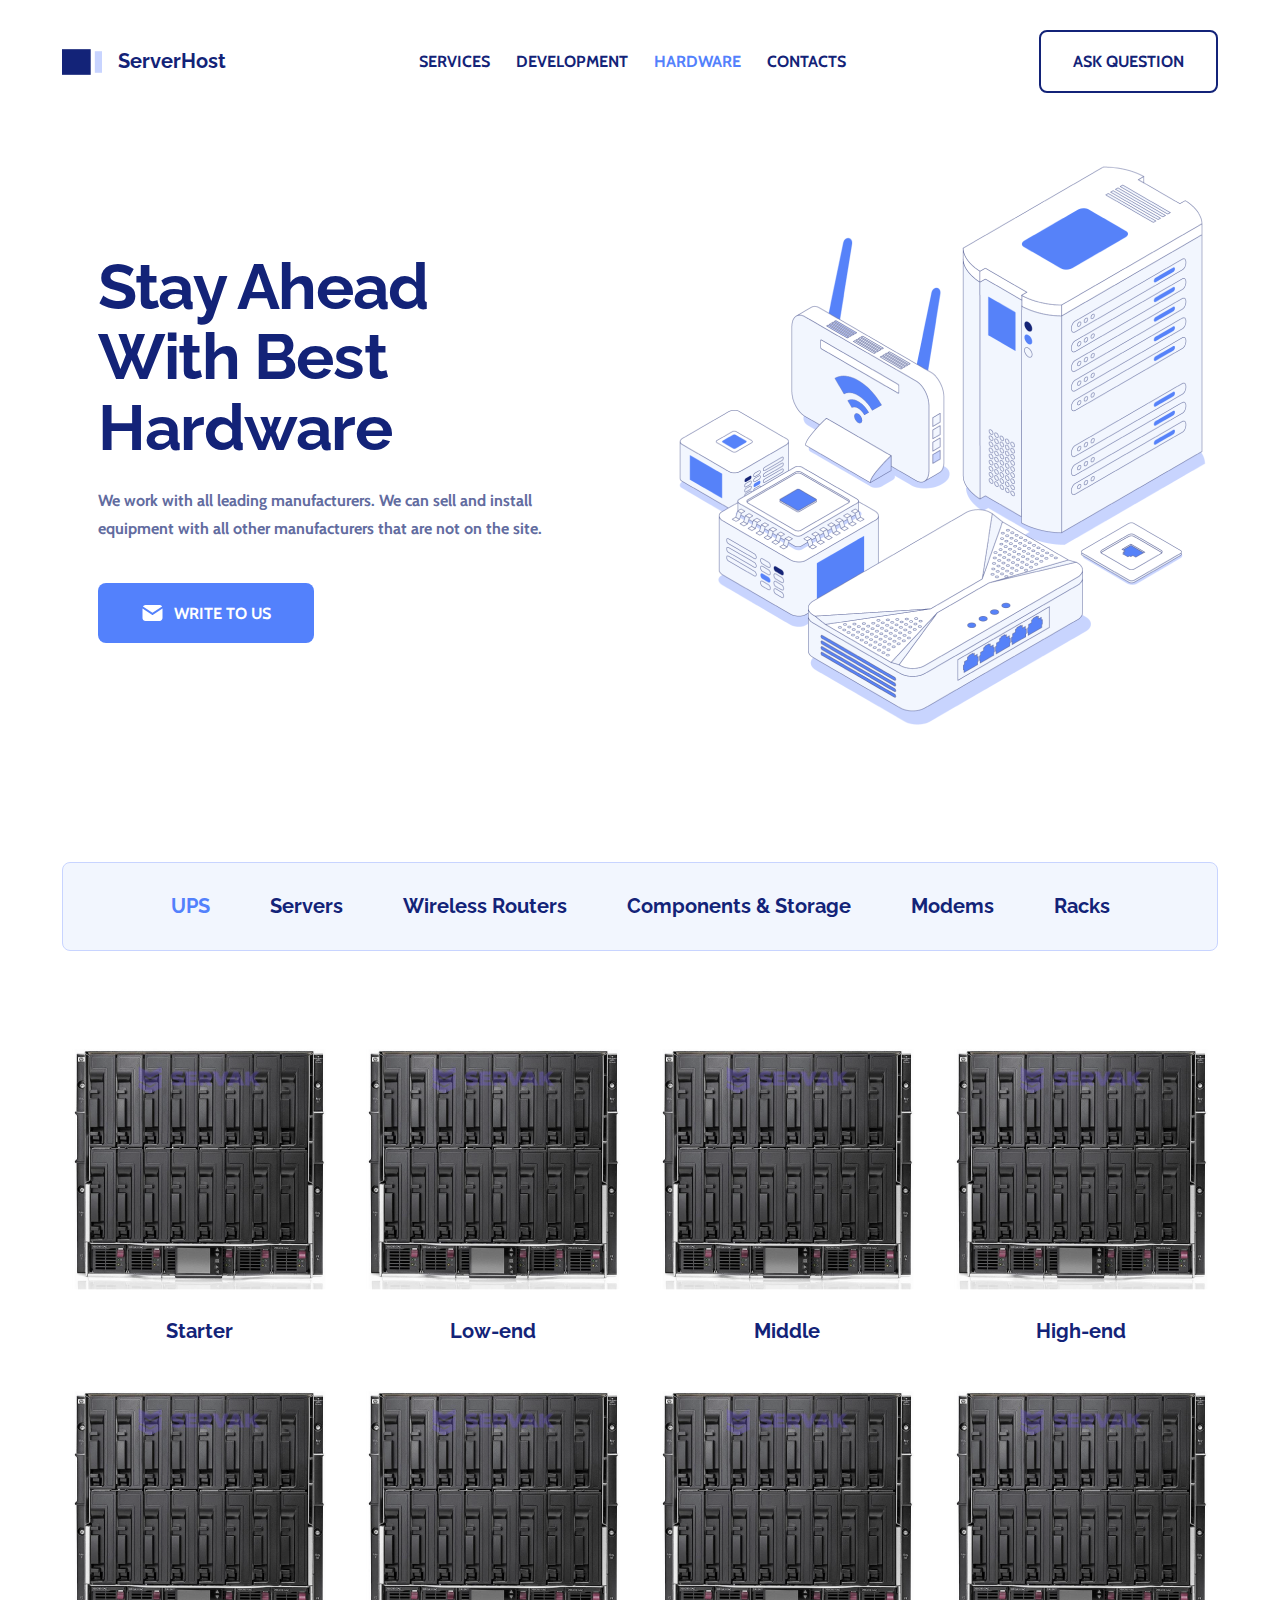
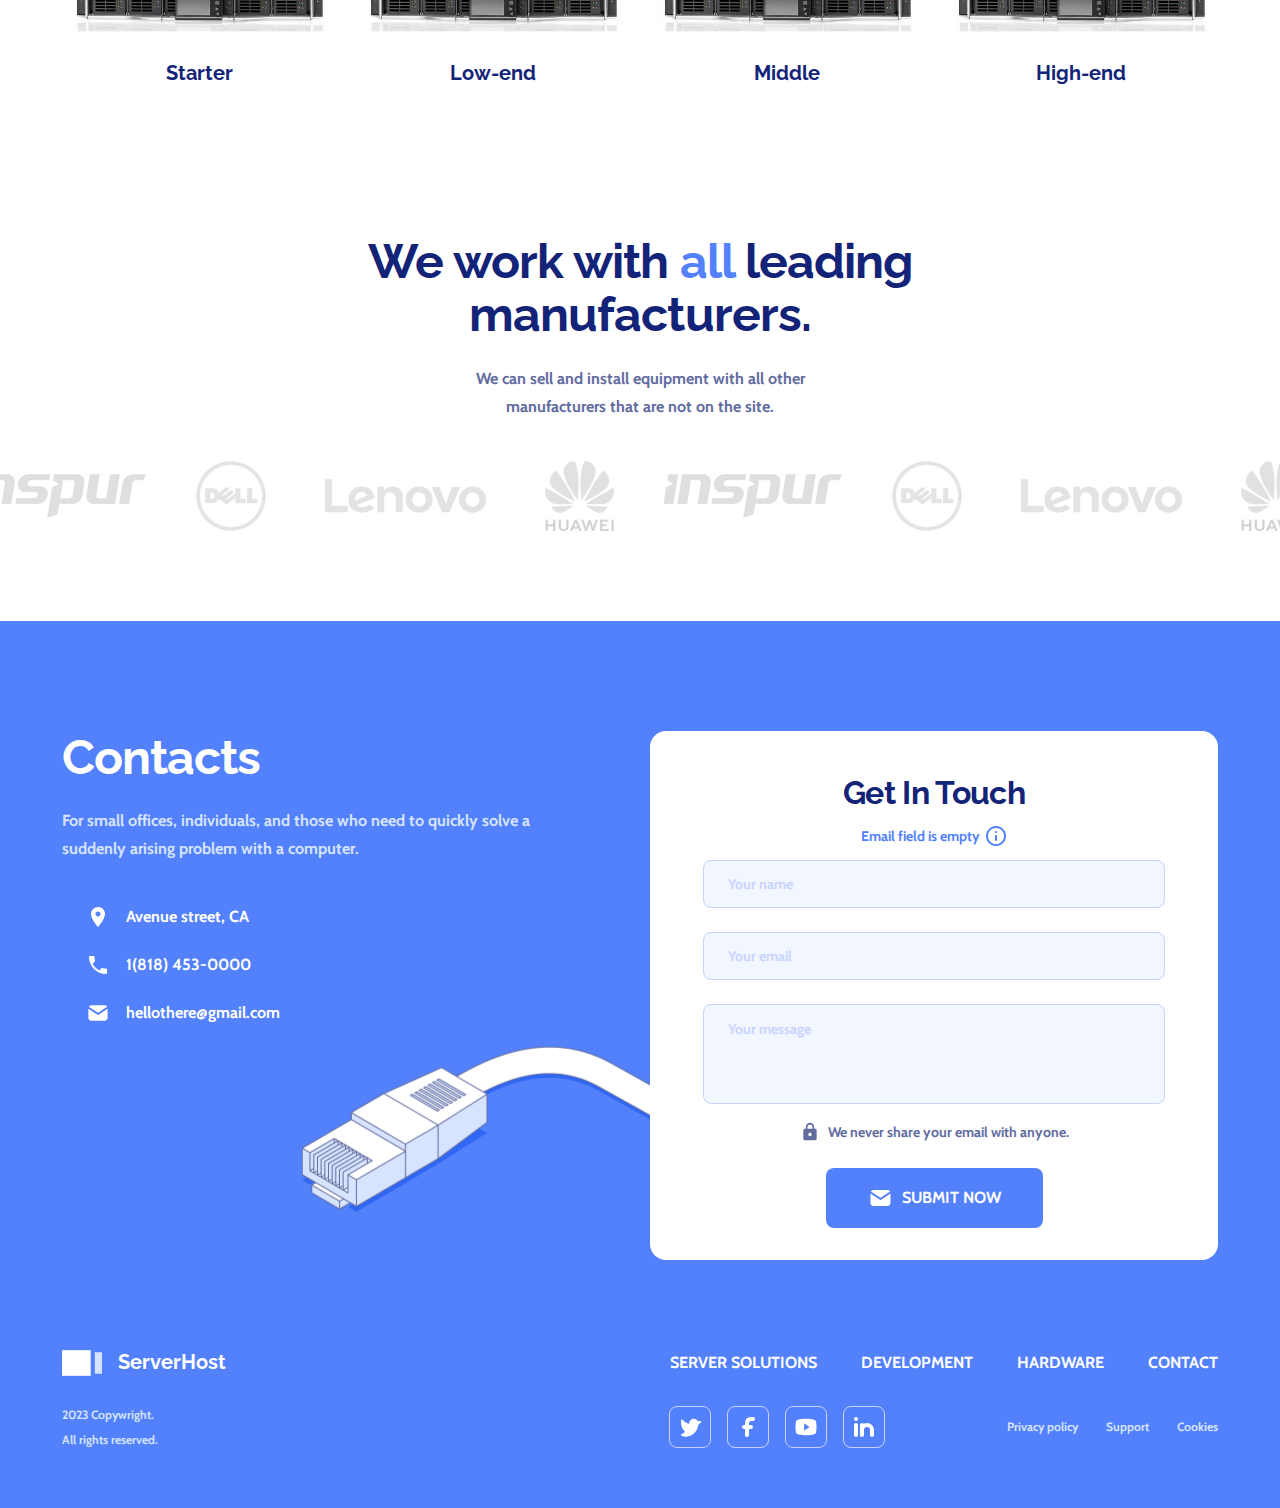
<file: hardware.html>
<!DOCTYPE html>
<html lang="en">
<head>
    <meta charset="UTF-8">
    <meta http-equiv="X-UA-Compatible" content="IE=edge">
    <meta name="viewport" content="width=device-width, initial-scale=1.0">
    <title>Hardware</title>
    <link rel="shortcut icon" type="image/x-icon" href="images/favicon.ico">
    <link rel="stylesheet" href="css/style.css">
    <link rel="preconnect" href="https://fonts.googleapis.com">
    <link rel="preconnect" href="https://fonts.gstatic.com" crossorigin>
    <link href="https://fonts.googleapis.com/css2?family=Cabin:wght@700&family=Raleway:wght@700&display=swap" rel="stylesheet">
    <link rel="stylesheet" href="https://cdn.jsdelivr.net/npm/swiper@9/swiper-bundle.min.css">
</head>
<body>
    <div class="preloader">
        <div class="loader"></div>
    </div>

    <div class="header">
        <div class="container">
            <div class="header__body">
                <div class="logo">
                    <a class="logo__link" href="index.html" onclick="closeNav()">
                        <img src="images/logo.svg" alt="logo">
                        <span>ServerHost</span>
                    </a>
                </div>
                <div class="logo__mobmenu">
                    <a class="logo__link" href="index.html" onclick="closeNav()">
                        <img src="images/logo_w.svg" alt="logo">
                        <span>ServerHost</span>
                    </a>
                </div>
                <div class="menu">
                    <div class="menu__img">
                        <img src="images/img_mob.png" alt="img">
                    </div>
                    <div class="menu__nav">
                        <ul>
                            <li><a href="index.html" onclick="closeNav()">services</a></li>
                            <li><a href="development.html" onclick="closeNav()">development</a></li>
                            <li><a href="#" class="active" onclick="closeNav()">hardware</a></li>
                            <li><a href="#contact" onclick="closeNav()">contacts</a></li>
                        </ul>
                    </div>
                    <div class="menu__btn">
                        <a href="#" class="btn__ask" onclick="closeNav()">Ask question</a>
                    </div>
                </div>
                <div class="burger">
                    <img src="images/burger.svg" alt="burger">
                </div>
                <div class="btn-close">
                    <img src="images/burger-close.svg" alt="close">
                </div>
            </div>
        </div>
    </div>

    <div class="home">
        <div class="container">
            <div class="home__body">
                <div class="home__body-text">
                    <h1 class="home__body-h1">Stay ahead <br> with Best <br> hardware</h1>
                    <div  class="home__body-p">
                        <p>We work with all leading manufacturers. We can sell and install equipment with all other manufacturers that are not on the site.</p>
                    </div>
                    <a href="#" class="btn__write home__body-btn">
                        <span class="icon"></span>
                        write to us
                    </a>
                </div>
                <div class="home__body-img">
                    <img src="images/img_4.png" alt="img">
                </div>
            </div>
        </div>
    </div>

    <div class="hard">
        <div class="container">
            <div class="hard__body">
                <div class="tabs">
                    <div class="tab-header">
                        <button class="tab-button active" data-tab="tab1">UPS</button>
                        <button class="tab-button" data-tab="tab2">Servers</button>
                        <button class="tab-button" data-tab="tab3">Wireless Routers</button>
                        <button class="tab-button" data-tab="tab4">Components & Storage</button>        
                        <button class="tab-button" data-tab="tab5">Modems</button>
                        <button class="tab-button" data-tab="tab6">Racks</button>
                    </div>
                    <div class="tab-content">
                        <div id="tab1" class="tab-item active">
                            <div class="item-cards">
                                <div class="item-card">
                                    <div class="item-card__img">
                                        <img src="images/img_5.png" alt="img">
                                    </div>
                                    <h3 class="item-card__h3">Starter</h3>
                                </div>
                                <div class="item-card">
                                    <div class="item-card__img">
                                        <img src="images/img_5.png" alt="img">
                                    </div>
                                    <h3 class="item-card__h3">Low-end</h3>
                                </div>
                                <div class="item-card">
                                    <div class="item-card__img">
                                        <img src="images/img_5.png" alt="img">
                                    </div>
                                    <h3 class="item-card__h3">Middle</h3>
                                </div>
                                <div class="item-card">
                                    <div class="item-card__img">
                                        <img src="images/img_5.png" alt="img">
                                    </div>
                                    <h3 class="item-card__h3">High-end</h3>
                                </div>
                                <div class="item-card">
                                    <div class="item-card__img">
                                        <img src="images/img_5.png" alt="img">
                                    </div>
                                    <h3 class="item-card__h3">Starter</h3>
                                </div>
                                <div class="item-card">
                                    <div class="item-card__img">
                                        <img src="images/img_5.png" alt="img">
                                    </div>
                                    <h3 class="item-card__h3">Low-end</h3>
                                </div>
                                <div class="item-card">
                                    <div class="item-card__img">
                                        <img src="images/img_5.png" alt="img">
                                    </div>
                                    <h3 class="item-card__h3">Middle</h3>
                                </div>
                                <div class="item-card">
                                    <div class="item-card__img">
                                        <img src="images/img_5.png" alt="img">
                                    </div>
                                    <h3 class="item-card__h3">High-end</h3>
                                </div>
                            </div>
                        </div>
                        <div id="tab2" class="tab-item">
                            <div class="item-cards">
                                <div class="item-card">
                                    <div class="item-card__img">
                                        <img src="images/img_5.png" alt="img">
                                    </div>
                                    <h3 class="item-card__h3">Starter</h3>
                                </div>
                                <div class="item-card">
                                    <div class="item-card__img">
                                        <img src="images/img_5.png" alt="img">
                                    </div>
                                    <h3 class="item-card__h3">Low-end</h3>
                                </div>
                                <div class="item-card">
                                    <div class="item-card__img">
                                        <img src="images/img_5.png" alt="img">
                                    </div>
                                    <h3 class="item-card__h3">Middle</h3>
                                </div>
                                <div class="item-card">
                                    <div class="item-card__img">
                                        <img src="images/img_5.png" alt="img">
                                    </div>
                                    <h3 class="item-card__h3">High-end</h3>
                                </div>
                                <div class="item-card">
                                    <div class="item-card__img">
                                        <img src="images/img_5.png" alt="img">
                                    </div>
                                    <h3 class="item-card__h3">Starter</h3>
                                </div>
                                <div class="item-card">
                                    <div class="item-card__img">
                                        <img src="images/img_5.png" alt="img">
                                    </div>
                                    <h3 class="item-card__h3">Low-end</h3>
                                </div>
                                <div class="item-card">
                                    <div class="item-card__img">
                                        <img src="images/img_5.png" alt="img">
                                    </div>
                                    <h3 class="item-card__h3">Middle</h3>
                                </div>
                                <div class="item-card">
                                    <div class="item-card__img">
                                        <img src="images/img_5.png" alt="img">
                                    </div>
                                    <h3 class="item-card__h3">High-end</h3>
                                </div>
                            </div>
                        </div>
                        <div id="tab3" class="tab-item">
                            <div class="item-cards">
                                <div class="item-card">
                                    <div class="item-card__img">
                                        <img src="images/img_5.png" alt="img">
                                    </div>
                                    <h3 class="item-card__h3">Starter</h3>
                                </div>
                                <div class="item-card">
                                    <div class="item-card__img">
                                        <img src="images/img_5.png" alt="img">
                                    </div>
                                    <h3 class="item-card__h3">Low-end</h3>
                                </div>
                                <div class="item-card">
                                    <div class="item-card__img">
                                        <img src="images/img_5.png" alt="img">
                                    </div>
                                    <h3 class="item-card__h3">Middle</h3>
                                </div>
                                <div class="item-card">
                                    <div class="item-card__img">
                                        <img src="images/img_5.png" alt="img">
                                    </div>
                                    <h3 class="item-card__h3">High-end</h3>
                                </div>
                                <div class="item-card">
                                    <div class="item-card__img">
                                        <img src="images/img_5.png" alt="img">
                                    </div>
                                    <h3 class="item-card__h3">Starter</h3>
                                </div>
                                <div class="item-card">
                                    <div class="item-card__img">
                                        <img src="images/img_5.png" alt="img">
                                    </div>
                                    <h3 class="item-card__h3">Low-end</h3>
                                </div>
                                <div class="item-card">
                                    <div class="item-card__img">
                                        <img src="images/img_5.png" alt="img">
                                    </div>
                                    <h3 class="item-card__h3">Middle</h3>
                                </div>
                                <div class="item-card">
                                    <div class="item-card__img">
                                        <img src="images/img_5.png" alt="img">
                                    </div>
                                    <h3 class="item-card__h3">High-end</h3>
                                </div>
                            </div>
                        </div>
                        <div id="tab4" class="tab-item">
                            <div class="item-cards">
                                <div class="item-card">
                                    <div class="item-card__img">
                                        <img src="images/img_5.png" alt="img">
                                    </div>
                                    <h3 class="item-card__h3">Starter</h3>
                                </div>
                                <div class="item-card">
                                    <div class="item-card__img">
                                        <img src="images/img_5.png" alt="img">
                                    </div>
                                    <h3 class="item-card__h3">Low-end</h3>
                                </div>
                                <div class="item-card">
                                    <div class="item-card__img">
                                        <img src="images/img_5.png" alt="img">
                                    </div>
                                    <h3 class="item-card__h3">Middle</h3>
                                </div>
                                <div class="item-card">
                                    <div class="item-card__img">
                                        <img src="images/img_5.png" alt="img">
                                    </div>
                                    <h3 class="item-card__h3">High-end</h3>
                                </div>
                                <div class="item-card">
                                    <div class="item-card__img">
                                        <img src="images/img_5.png" alt="img">
                                    </div>
                                    <h3 class="item-card__h3">Starter</h3>
                                </div>
                                <div class="item-card">
                                    <div class="item-card__img">
                                        <img src="images/img_5.png" alt="img">
                                    </div>
                                    <h3 class="item-card__h3">Low-end</h3>
                                </div>
                                <div class="item-card">
                                    <div class="item-card__img">
                                        <img src="images/img_5.png" alt="img">
                                    </div>
                                    <h3 class="item-card__h3">Middle</h3>
                                </div>
                                <div class="item-card">
                                    <div class="item-card__img">
                                        <img src="images/img_5.png" alt="img">
                                    </div>
                                    <h3 class="item-card__h3">High-end</h3>
                                </div>
                            </div>
                        </div>
                        <div id="tab5" class="tab-item">
                            <div class="item-cards">
                                <div class="item-card">
                                    <div class="item-card__img">
                                        <img src="images/img_5.png" alt="img">
                                    </div>
                                    <h3 class="item-card__h3">Starter</h3>
                                </div>
                                <div class="item-card">
                                    <div class="item-card__img">
                                        <img src="images/img_5.png" alt="img">
                                    </div>
                                    <h3 class="item-card__h3">Low-end</h3>
                                </div>
                                <div class="item-card">
                                    <div class="item-card__img">
                                        <img src="images/img_5.png" alt="img">
                                    </div>
                                    <h3 class="item-card__h3">Middle</h3>
                                </div>
                                <div class="item-card">
                                    <div class="item-card__img">
                                        <img src="images/img_5.png" alt="img">
                                    </div>
                                    <h3 class="item-card__h3">High-end</h3>
                                </div>
                                <div class="item-card">
                                    <div class="item-card__img">
                                        <img src="images/img_5.png" alt="img">
                                    </div>
                                    <h3 class="item-card__h3">Starter</h3>
                                </div>
                                <div class="item-card">
                                    <div class="item-card__img">
                                        <img src="images/img_5.png" alt="img">
                                    </div>
                                    <h3 class="item-card__h3">Low-end</h3>
                                </div>
                                <div class="item-card">
                                    <div class="item-card__img">
                                        <img src="images/img_5.png" alt="img">
                                    </div>
                                    <h3 class="item-card__h3">Middle</h3>
                                </div>
                                <div class="item-card">
                                    <div class="item-card__img">
                                        <img src="images/img_5.png" alt="img">
                                    </div>
                                    <h3 class="item-card__h3">High-end</h3>
                                </div>
                            </div>
                        </div>
                        <div id="tab6" class="tab-item">
                            <div class="item-cards">
                                <div class="item-card">
                                    <div class="item-card__img">
                                        <img src="images/img_5.png" alt="img">
                                    </div>
                                    <h3 class="item-card__h3">Starter</h3>
                                </div>
                                <div class="item-card">
                                    <div class="item-card__img">
                                        <img src="images/img_5.png" alt="img">
                                    </div>
                                    <h3 class="item-card__h3">Low-end</h3>
                                </div>
                                <div class="item-card">
                                    <div class="item-card__img">
                                        <img src="images/img_5.png" alt="img">
                                    </div>
                                    <h3 class="item-card__h3">Middle</h3>
                                </div>
                                <div class="item-card">
                                    <div class="item-card__img">
                                        <img src="images/img_5.png" alt="img">
                                    </div>
                                    <h3 class="item-card__h3">High-end</h3>
                                </div>
                                <div class="item-card">
                                    <div class="item-card__img">
                                        <img src="images/img_5.png" alt="img">
                                    </div>
                                    <h3 class="item-card__h3">Starter</h3>
                                </div>
                                <div class="item-card">
                                    <div class="item-card__img">
                                        <img src="images/img_5.png" alt="img">
                                    </div>
                                    <h3 class="item-card__h3">Low-end</h3>
                                </div>
                                <div class="item-card">
                                    <div class="item-card__img">
                                        <img src="images/img_5.png" alt="img">
                                    </div>
                                    <h3 class="item-card__h3">Middle</h3>
                                </div>
                                <div class="item-card">
                                    <div class="item-card__img">
                                        <img src="images/img_5.png" alt="img">
                                    </div>
                                    <h3 class="item-card__h3">High-end</h3>
                                </div>
                            </div>
                        </div>
                    </div>
                </div>
                <div class="accordions">
                    <div class="accordion__panel">
                        <button class="accordion">UPS</button>
                        <div class="panel">
                            <div class="item-cards">
                                <div class="item-card">
                                    <div class="item-card__img">
                                        <img src="images/img_5.png" alt="img">
                                    </div>
                                    <h3 class="item-card__h3">Starter</h3>
                                </div>
                                <div class="item-card">
                                    <div class="item-card__img">
                                        <img src="images/img_5.png" alt="img">
                                    </div>
                                    <h3 class="item-card__h3">Low-end</h3>
                                </div>
                                <div class="item-card">
                                    <div class="item-card__img">
                                        <img src="images/img_5.png" alt="img">
                                    </div>
                                    <h3 class="item-card__h3">Middle</h3>
                                </div>
                                <div class="item-card">
                                    <div class="item-card__img">
                                        <img src="images/img_5.png" alt="img">
                                    </div>
                                    <h3 class="item-card__h3">High-end</h3>
                                </div>
                            </div>
                         </div>
                    </div>
                    <div class="accordion__panel">
                        <button class="accordion">Servers</button>
                        <div class="panel">
                            <div class="item-cards">
                                <div class="item-card">
                                    <div class="item-card__img">
                                        <img src="images/img_5.png" alt="img">
                                    </div>
                                    <h3 class="item-card__h3">Starter</h3>
                                </div>
                                <div class="item-card">
                                    <div class="item-card__img">
                                        <img src="images/img_5.png" alt="img">
                                    </div>
                                    <h3 class="item-card__h3">Low-end</h3>
                                </div>
                                <div class="item-card">
                                    <div class="item-card__img">
                                        <img src="images/img_5.png" alt="img">
                                    </div>
                                    <h3 class="item-card__h3">Middle</h3>
                                </div>
                                <div class="item-card">
                                    <div class="item-card__img">
                                        <img src="images/img_5.png" alt="img">
                                    </div>
                                    <h3 class="item-card__h3">High-end</h3>
                                </div>
                            </div>
                         </div>
                    </div>
                    <div class="accordion__panel">
                        <button class="accordion">Wireless Routers</button>
                        <div class="panel">
                            <div class="item-cards">
                                <div class="item-card">
                                    <div class="item-card__img">
                                        <img src="images/img_5.png" alt="img">
                                    </div>
                                    <h3 class="item-card__h3">Starter</h3>
                                </div>
                                <div class="item-card">
                                    <div class="item-card__img">
                                        <img src="images/img_5.png" alt="img">
                                    </div>
                                    <h3 class="item-card__h3">Low-end</h3>
                                </div>
                                <div class="item-card">
                                    <div class="item-card__img">
                                        <img src="images/img_5.png" alt="img">
                                    </div>
                                    <h3 class="item-card__h3">Middle</h3>
                                </div>
                                <div class="item-card">
                                    <div class="item-card__img">
                                        <img src="images/img_5.png" alt="img">
                                    </div>
                                    <h3 class="item-card__h3">High-end</h3>
                                </div>
                            </div>
                         </div>
                    </div>
                    <div class="accordion__panel">
                        <button class="accordion">Components & Storage</button>
                        <div class="panel">
                            <div class="item-cards">
                                <div class="item-card">
                                    <div class="item-card__img">
                                        <img src="images/img_5.png" alt="img">
                                    </div>
                                    <h3 class="item-card__h3">Starter</h3>
                                </div>
                                <div class="item-card">
                                    <div class="item-card__img">
                                        <img src="images/img_5.png" alt="img">
                                    </div>
                                    <h3 class="item-card__h3">Low-end</h3>
                                </div>
                                <div class="item-card">
                                    <div class="item-card__img">
                                        <img src="images/img_5.png" alt="img">
                                    </div>
                                    <h3 class="item-card__h3">Middle</h3>
                                </div>
                                <div class="item-card">
                                    <div class="item-card__img">
                                        <img src="images/img_5.png" alt="img">
                                    </div>
                                    <h3 class="item-card__h3">High-end</h3>
                                </div>
                            </div>
                         </div>
                    </div>
                    <div class="accordion__panel">
                        <button class="accordion">Modems</button>
                        <div class="panel">
                            <div class="item-cards">
                                <div class="item-card">
                                    <div class="item-card__img">
                                        <img src="images/img_5.png" alt="img">
                                    </div>
                                    <h3 class="item-card__h3">Starter</h3>
                                </div>
                                <div class="item-card">
                                    <div class="item-card__img">
                                        <img src="images/img_5.png" alt="img">
                                    </div>
                                    <h3 class="item-card__h3">Low-end</h3>
                                </div>
                                <div class="item-card">
                                    <div class="item-card__img">
                                        <img src="images/img_5.png" alt="img">
                                    </div>
                                    <h3 class="item-card__h3">Middle</h3>
                                </div>
                                <div class="item-card">
                                    <div class="item-card__img">
                                        <img src="images/img_5.png" alt="img">
                                    </div>
                                    <h3 class="item-card__h3">High-end</h3>
                                </div>
                            </div>
                         </div>
                    </div>
                    <div class="accordion__panel">
                        <button class="accordion">Racks</button>
                        <div class="panel">
                            <div class="item-cards">
                                <div class="item-card">
                                    <div class="item-card__img">
                                        <img src="images/img_5.png" alt="img">
                                    </div>
                                    <h3 class="item-card__h3">Starter</h3>
                                </div>
                                <div class="item-card">
                                    <div class="item-card__img">
                                        <img src="images/img_5.png" alt="img">
                                    </div>
                                    <h3 class="item-card__h3">Low-end</h3>
                                </div>
                                <div class="item-card">
                                    <div class="item-card__img">
                                        <img src="images/img_5.png" alt="img">
                                    </div>
                                    <h3 class="item-card__h3">Middle</h3>
                                </div>
                                <div class="item-card">
                                    <div class="item-card__img">
                                        <img src="images/img_5.png" alt="img">
                                    </div>
                                    <h3 class="item-card__h3">High-end</h3>
                                </div>
                            </div>
                         </div>
                    </div>
                </div>
            </div>
        </div>
    </div>

    <div class="brand">
        <div class="container">
            <div class="brand__header">
                <h2 class="brand__header-h2">We work with <span>all</span> leading manufacturers.</h2>
                <div class="brand__header-p">
                    <p>We can sell and install equipment with all other manufacturers that are not on the site.</p>
                </div>
            </div>
        </div>
        <div class="brand__body">
            <div class="swiper mySwiper">
                <div class="swiper-wrapper">
                    <div class="swiper-slide">
                        <img src="images/brand-1.png" alt="img">
                    </div>
                    <div class="swiper-slide">
                        <img src="images/brand-2.png" alt="img">
                    </div>
                    <div class="swiper-slide">
                        <img src="images/brand-3.png" alt="img">
                    </div>
                    <div class="swiper-slide">
                        <img src="images/brand-4.png" alt="img">
                    </div>
                    <div class="swiper-slide">
                        <img src="images/brand-1.png" alt="img">
                    </div>
                    <div class="swiper-slide">
                        <img src="images/brand-2.png" alt="img">
                    </div>
                    <div class="swiper-slide">
                        <img src="images/brand-3.png" alt="img">
                    </div>
                    <div class="swiper-slide">
                        <img src="images/brand-4.png" alt="img">
                    </div>
                    <div class="swiper-slide">
                        <img src="images/brand-1.png" alt="img">
                    </div>
                    <div class="swiper-slide">
                        <img src="images/brand-2.png" alt="img">
                    </div>
                    <div class="swiper-slide">
                        <img src="images/brand-3.png" alt="img">
                    </div>
                    <div class="swiper-slide">
                        <img src="images/brand-4.png" alt="img">
                    </div>
                    <div class="swiper-slide">
                        <img src="images/brand-1.png" alt="img">
                    </div>
                    <div class="swiper-slide">
                        <img src="images/brand-2.png" alt="img">
                    </div>
                    <div class="swiper-slide">
                        <img src="images/brand-3.png" alt="img">
                    </div>
                    <div class="swiper-slide">
                        <img src="images/brand-4.png" alt="img">
                    </div>
                    <div class="swiper-slide">
                        <img src="images/brand-1.png" alt="img">
                    </div>
                    <div class="swiper-slide">
                        <img src="images/brand-2.png" alt="img">
                    </div>
                    <div class="swiper-slide">
                        <img src="images/brand-3.png" alt="img">
                    </div>
                    <div class="swiper-slide">
                        <img src="images/brand-4.png" alt="img">
                    </div>
    
                </div>
            </div>
        </div>
    </div>

    <div id="contact" class="contacts">
        <div class="img__usb"><img src="images/usb.png" alt="img"></div>
        <div class="container-con">
            <div class="contacts__body">
                <div class="contacts__body-text">
                    <h2 class="contacts__body-text__h2">Contacts</h2>
                    <div class="contacts__body-text__p">
                        <p>For small offices, individuals, and those who need to quickly solve a suddenly arising problem with a computer.</p>
                    </div>
                    <div class="contacts__body-info">
                        <ul>
                            <li>
                                <img src="images/local.svg" alt="img">
                                <p>Avenue street, CA</p>
                            </li>
                            <li>
                                <img src="images/phone.svg" alt="img">
                                <p>1(818) 453-0000</p>
                            </li>
                            <li>
                                <img src="images/mail.svg" alt="img">
                                <p>hellothere@gmail.com</p>
                            </li>
                        </ul>
                    </div>
                    <div class="contacts__body-img"><img src="images/usbm.png" alt="img"></div>
                </div>
                <div class="contacts__body-form">
                    <h2 class="contacts__body-form__peri">Get In Touch</h2>
                    <div class="empty">
                        <p>Email field is empty</p>
                        <img src="images/empty.svg" alt="img">
                    </div>
                    <form action="#">
                        <div class="input-row">
                            <input type="text" name="name" placeholder="Your name">
                            <input type="email" name="email" placeholder="Your email">
                            <textarea name="message" placeholder="Your message"></textarea>
                            <div class="share">
                                <img src="images/share.svg" alt="img">
                                <p>We never share your email with anyone.</p>
                            </div>
                            <button type="submit" class="submit-button">
                                <span class="icon"></span> submit now
                            </button>
                        </div>
                    </form>
                </div>
            </div>
        </div>
    </div>
    
    <footer class="footer">
        <div class="container">
            <div class="footer__body">
                <div class="footer__body-row">
                    <div class="footer__body-logo">
                        <a class="logo__link" href="index.html">
                            <img src="images/logo_w.svg" alt="logo">
                            <span>ServerHost</span>
                        </a>
                    </div>
                    <div class="footer__body-menu">
                        <ul>
                            <li><a href="index.html">Server solutions</a></li>
                            <li><a href="development.html">development</a></li>
                            <li><a href="#">hardware</a></li>
                            <li><a href="#contact">contact</a></li>
                        </ul>
                    </div>
                </div>
                <div class="footer__body-row2">
                    <div class="footer__body-all">
                        <p>2023 Copywright. All rights reserved.</p>
                    </div>
                    <div class="footer__body-soc">
                        <ul>
                            <li>
                                <a href="https://twitter.com/" target="_blank">
                                    <div class="icon-container">
                                        <div class="icon1"> </div>
                                    </div>
                                </a>
                                <a href="https://uk-ua.facebook.com/" target="_blank">
                                    <div class="icon-container">
                                        <div class="icon2"> </div>
                                    </div>
                                </a>
                                <a href="https://www.youtube.com/" target="_blank">
                                    <div class="icon-container">
                                        <div class="icon3"> </div>
                                    </div>
                                </a>
                                <a href="https://www.linkedin.com/" target="_blank">
                                    <div class="icon-container">
                                        <div class="icon4"> </div>
                                    </div>
                                </a>
                            </li>
                        </ul>
                    </div>
                    <div class="footer__body-info">
                        <ul>
                            <li>
                                <a href="#">Privacy policy</a>
                            </li>
                            <li>
                                <a href="#">Support</a>
                            </li>
                            <li>
                                <a href="#">Cookies</a>
                            </li>
                        </ul>
                    </div>
                </div>
            </div>
        </div>
    </footer>
    
<script src="https://cdn.jsdelivr.net/npm/swiper@9/swiper-bundle.min.js"></script>
<script src="js/swiper.js"></script>
<script src="js/mob-menu.js"></script>
<script src="js/tabs.js"></script>
<script src="js/preloader.js"></script>
</body>
</html>
</file>
<file: css/style.css>
* {
  margin: 0;
  padding: 0;
  box-sizing: border-box;
}

html {
  position: relative;
  height: 100%;
  scroll-behavior: smooth;
}

body {
  position: relative;
  height: 100%;
}

.lock {
  overflow: hidden;
}

.lock1 {
  overflow: hidden;
}

h1, h2, h3, h4, p {
  margin: 0;
  padding: 0;
}

@keyframes fade-in {
  from {
    opacity: 0;
    transform: translateY(-10px);
  }
  to {
    opacity: 1;
    transform: translateY(0);
  }
}
h1 {
  font-family: "Raleway", sans-serif;
  font-style: normal;
  font-weight: 700;
  font-size: 64px;
  line-height: 110%;
  letter-spacing: -0.02em;
  text-transform: capitalize;
  color: #132378;
}
@media (max-width: 768px) {
  h1 {
    font-size: 48px;
  }
}

h2 {
  font-family: "Raleway", sans-serif;
  font-style: normal;
  font-weight: 700;
  font-size: 48px;
  line-height: 110%;
  text-align: center;
  letter-spacing: -0.02em;
  color: #132378;
}
@media (max-width: 768px) {
  h2 {
    font-size: 40px;
  }
}

h3 {
  font-family: "Raleway", sans-serif;
  font-style: normal;
  font-weight: 700;
  font-size: 20px;
  line-height: 23px;
  display: flex;
  align-items: center;
  text-align: center;
  color: #132378;
}
@media (max-width: 768px) {
  h3 {
    font-size: 20px;
  }
}

h4 {
  font-family: "Cabin", sans-serif;
  font-style: normal;
  font-weight: 700;
  font-size: 64px;
  line-height: 110%;
  letter-spacing: -0.02em;
  text-transform: capitalize;
  color: #132378;
}

p {
  font-family: "Cabin", sans-serif;
  font-style: normal;
  font-weight: 700;
  font-size: 16px;
  line-height: 28px;
  display: flex;
  align-items: center;
  color: #626C9F;
}

.btn__write {
  max-width: 216px;
  display: flex;
  padding: 18px 42px;
  background: #5381FC;
  border-radius: 8px;
  text-decoration: none;
  font-family: "Cabin";
  font-style: normal;
  font-weight: 700;
  font-size: 16px;
  line-height: 19px;
  align-items: center;
  text-align: center;
  text-transform: uppercase;
  color: #FFFFFF;
  transition: background 0.3s linear;
}
.btn__write:hover {
  background-color: #132378;
}
.btn__write .icon {
  width: 24px;
  height: 24px;
  background-image: url("../images/mail.svg");
  background-size: cover;
  margin-right: 10px;
}

.container {
  margin: 0 auto;
  padding: 0 10px;
  max-width: 1176px;
}
@media (max-width: 992px) {
  .container {
    padding: 0 30px;
  }
}

.preloader {
  position: fixed;
  top: 0;
  left: 0;
  width: 100%;
  height: 100%;
  z-index: 20;
  background-color: #fff;
  display: flex;
  align-items: center;
  justify-content: center;
}
.preloader .loader {
  border: 10px solid #f3f3f3;
  border-top: 10px solid #5381FC;
  border-radius: 50%;
  width: 60px;
  height: 60px;
  animation: spin 2s linear infinite;
}

@keyframes spin {
  0% {
    transform: rotate(0deg);
  }
  100% {
    transform: rotate(360deg);
  }
}
.header .header__body {
  margin: 30px 0;
  display: flex;
  align-items: center;
  justify-content: space-between;
}
.header .header__body .logo .logo__link {
  display: flex;
  align-items: center;
  text-decoration: none;
}
.header .header__body .logo .logo__link img {
  width: 40px;
  height: 26px;
}
.header .header__body .logo .logo__link span {
  padding-left: 16px;
  font-family: "Raleway", sans-serif;
  font-style: normal;
  font-weight: 700;
  font-size: 20px;
  line-height: 23px;
  color: #132378;
}
.header .header__body .logo__mobmenu {
  display: none;
}
@media (max-width: 992px) {
  .header .header__body .logo__mobmenu {
    display: block;
    position: absolute;
    top: 0px;
    left: -150%;
    z-index: 12;
    transition: all 1s ease;
  }
}
.header .header__body .logo__mobmenu .logo__link {
  display: flex;
  align-items: center;
  text-decoration: none;
}
.header .header__body .logo__mobmenu .logo__link img {
  width: 38px;
  height: 26px;
}
.header .header__body .logo__mobmenu .logo__link span {
  padding-left: 16px;
  font-family: "Raleway";
  font-style: normal;
  font-weight: 700;
  font-size: 20px;
  line-height: 23px;
  color: #FFFFFF;
}
.header .header__body .logo__mobmenu.active {
  left: 26px;
}
.header .header__body .menu {
  display: flex;
  align-items: center;
}
@media (max-width: 992px) {
  .header .header__body .menu {
    position: fixed;
    top: 0;
    left: -150%;
    width: 100%;
    z-index: 10;
    text-align: center;
    background-color: #5381FC;
    width: 100%;
    height: 100%;
    display: block;
    text-align: center;
    transition: all 1s ease;
  }
}
.header .header__body .menu .menu__img {
  display: none;
}
@media (max-width: 992px) {
  .header .header__body .menu .menu__img {
    display: block;
    margin-top: 176px;
  }
  .header .header__body .menu .menu__img img {
    width: 204px;
    height: auto;
  }
}
.header .header__body .menu .menu__nav {
  padding-right: 180px;
}
@media (max-width: 992px) {
  .header .header__body .menu .menu__nav {
    padding-right: 0;
  }
}
.header .header__body .menu .menu__nav ul {
  display: flex;
}
@media (max-width: 992px) {
  .header .header__body .menu .menu__nav ul {
    display: block;
    margin-top: 85px;
    margin-bottom: 52px;
  }
}
.header .header__body .menu .menu__nav ul li {
  padding: 0 13px;
  list-style: none;
}
@media (max-width: 992px) {
  .header .header__body .menu .menu__nav ul li {
    padding: 13px 0;
  }
}
.header .header__body .menu .menu__nav ul li a {
  font-family: "Cabin";
  font-style: normal;
  font-weight: 700;
  font-size: 16px;
  line-height: 19px;
  display: flex;
  align-items: center;
  text-transform: uppercase;
  color: #132378;
  text-decoration: none;
}
@media (max-width: 992px) {
  .header .header__body .menu .menu__nav ul li a {
    color: #fff;
    display: block;
  }
}
.header .header__body .menu .menu__nav ul li .active {
  color: #5381FC;
}
@media (max-width: 992px) {
  .header .header__body .menu .menu__nav ul li .active {
    color: #FFFFFF;
  }
}
.header .header__body .menu .menu__btn {
  position: relative;
  z-index: 4;
}
.header .header__body .menu .menu__btn .btn__ask {
  padding: 20px 32px;
  font-family: "Cabin";
  font-style: normal;
  font-weight: 700;
  font-size: 16px;
  line-height: 19px;
  display: flex;
  align-items: center;
  text-align: center;
  text-transform: uppercase;
  color: #132378;
  text-decoration: none;
  border: 2px solid #132378;
  border-radius: 8px;
  outline: 0;
  transition: background 0.3s linear;
}
.header .header__body .menu .menu__btn .btn__ask:hover {
  color: #FFFFFF;
  border: 2px solid #5381FC;
  background-color: #5381FC;
}
@media (max-width: 992px) {
  .header .header__body .menu .menu__btn .btn__ask {
    max-width: 180px;
    background-color: #fff;
    color: #5381FC;
    border: 0;
    margin: 0 auto;
  }
}
.header .header__body .menu.active {
  left: 0;
}
.header .header__body .burger {
  display: none;
}
@media (max-width: 992px) {
  .header .header__body .burger {
    margin-right: 6px;
    display: block;
    position: relative;
    z-index: 8;
  }
}
.header .header__body .burger .burger__1 {
  margin-top: 3px;
  width: 20px;
  height: 2px;
  background-color: #000000;
  position: relative;
  z-index: 2;
}
.header .header__body .btn-close {
  position: absolute;
  top: 6px;
  right: 150%;
  z-index: 12;
  transition: all 1s ease;
}
.header .header__body .btn-close img {
  width: 18px;
  height: 18px;
}
.header .header__body .active.btn-close {
  right: 24px;
}

.home {
  margin: 60px 0 30px;
}
.home .home__body {
  display: flex;
  align-items: center;
  justify-content: space-between;
}
@media (max-width: 992px) {
  .home .home__body {
    display: block;
  }
}
.home .home__body .home__body-text {
  margin-right: 30px;
  padding: 32px 36px;
}
@media (max-width: 992px) {
  .home .home__body .home__body-text {
    text-align: center;
    margin: 0;
    padding: 0 0 30px 0;
  }
}
.home .home__body .home__body-text .home__body-h1 {
  max-width: 496px;
}
@media (max-width: 992px) {
  .home .home__body .home__body-text .home__body-h1 {
    max-width: 100%;
  }
}
.home .home__body .home__body-text .home__body-p {
  padding: 24px 0 40px;
  max-width: 496px;
}
@media (max-width: 992px) {
  .home .home__body .home__body-text .home__body-p {
    max-width: 100%;
  }
}
@media (max-width: 992px) {
  .home .home__body .home__body-text .home__body-p p {
    justify-content: center;
  }
}
@media (max-width: 992px) {
  .home .home__body .home__body-text .home__body-btn {
    margin: 0 auto;
  }
}
.home .home__body .home__body-img {
  max-width: 558px;
}
@media (max-width: 992px) {
  .home .home__body .home__body-img {
    margin: 0 auto;
  }
}
.home .home__body .home__body-img img {
  width: 100%;
  height: auto;
}

.services {
  padding: 90px 0 60px;
}
@media (max-width: 992px) {
  .services {
    padding: 30px 0 15px;
  }
}
.services .services__body .tabs {
  display: block;
}
@media (max-width: 768px) {
  .services .services__body .tabs {
    display: none;
  }
}
.services .services__body .tabs .tab-header {
  margin-bottom: 90px;
  display: flex;
  justify-content: center;
  padding: 32px 36px;
  background: #F2F6FE;
  border: 1px solid #C8D4FF;
  border-radius: 8px;
}
.services .services__body .tabs .tab-header .tab-button {
  margin: 0 30px;
  border: 0;
  outline: 0;
  background-color: transparent;
  cursor: pointer;
  font-family: "Raleway";
  font-style: normal;
  font-weight: 700;
  font-size: 20px;
  line-height: 23px;
  text-align: center;
  color: #132378;
}
.services .services__body .tabs .tab-header .tab-button.active {
  color: #5381FC;
}
.services .services__body .tabs .tab-content .tab-item {
  display: none;
}
.services .services__body .tabs .tab-content .tab-item.active {
  display: flex;
  animation: fade-in 1s ease-in-out forwards;
}
@media (max-width: 992px) {
  .services .services__body .tabs .tab-content .tab-item.active {
    flex-direction: column;
  }
}
.services .services__body .tabs .tab-content .tab-item .tab-item__img {
  padding-right: 20px;
  max-width: 568px;
}
@media (max-width: 992px) {
  .services .services__body .tabs .tab-content .tab-item .tab-item__img {
    margin: 0 auto 40px;
  }
}
.services .services__body .tabs .tab-content .tab-item .tab-item__img img {
  width: 100%;
  height: auto;
}
.services .services__body .tabs .tab-content .tab-item .tab-item__text {
  max-width: 568px;
  padding: 32px 36px;
}
@media (max-width: 1160px) {
  .services .services__body .tabs .tab-content .tab-item .tab-item__text {
    padding: 0px 36px;
  }
}
@media (max-width: 992px) {
  .services .services__body .tabs .tab-content .tab-item .tab-item__text {
    margin: 0 auto;
  }
}
.services .services__body .tabs .tab-content .tab-item .tab-item__text .tab-item__h2 {
  text-align: left;
}
@media (max-width: 992px) {
  .services .services__body .tabs .tab-content .tab-item .tab-item__text .tab-item__h2 {
    text-align: center;
  }
}
.services .services__body .tabs .tab-content .tab-item .tab-item__text .tab-item__p {
  padding: 24px 0 40px;
}
@media (max-width: 992px) {
  .services .services__body .tabs .tab-content .tab-item .tab-item__text .tab-item__p {
    text-align: center;
  }
}
@media (max-width: 992px) {
  .services .services__body .tabs .tab-content .tab-item .tab-item__text .tab-item__btn {
    margin: 0 auto;
  }
}
.services .services__body .accordions {
  display: none;
}
@media (max-width: 768px) {
  .services .services__body .accordions {
    display: block;
  }
}
.services .services__body .accordions .accordion__panel {
  position: relative;
}
.services .services__body .accordions .accordion__panel .accordion {
  margin-bottom: 15px;
  padding: 32px 44px;
  font-family: "Raleway";
  font-style: normal;
  font-weight: 700;
  font-size: 20px;
  line-height: 23px;
  display: flex;
  align-items: center;
  text-align: center;
  color: #132378;
  background: #F2F6FE;
  border: 1px solid #C8D4FF;
  border-radius: 8px;
  width: 100%;
  justify-content: center;
}
.services .services__body .accordions .accordion__panel .accordion:last-child {
  margin-bottom: 0px;
}
.services .services__body .accordions .accordion__panel .accordion::after {
  content: "";
  background-image: url("../images/up.svg");
  background-repeat: no-repeat;
  font-size: 18px;
  float: right;
  margin-left: 5px;
  -webkit-box-align: center;
  position: relative;
  top: 0;
  right: -4px;
  width: 20px;
  height: 20px;
  display: flex;
  justify-content: space-between;
  align-items: center;
}
.services .services__body .accordions .accordion__panel .active:after {
  background-image: url("../images/down.svg");
  background-repeat: no-repeat;
  font-size: 18px;
  float: right;
  margin-left: 5px;
  -webkit-box-align: center;
  position: relative;
  top: 6px;
  right: -8px;
  width: 20px;
  height: 20px;
}
.services .services__body .accordions .accordion__panel .panel {
  margin: 40px 0;
  display: none;
  overflow: hidden;
  border-radius: 0 0 12px 12px;
  animation: fade-in 1s ease-in-out forwards;
}
.services .services__body .accordions .accordion__panel .panel .tab-item__img {
  margin: 0 auto;
  max-width: 300px;
}
.services .services__body .accordions .accordion__panel .panel .tab-item__img img {
  width: 100%;
  height: auto;
}
.services .services__body .accordions .accordion__panel .panel .tab-item__text {
  padding-top: 40px;
}
.services .services__body .accordions .accordion__panel .panel .tab-item__text .tab-item__h2 {
  text-align: center;
}
.services .services__body .accordions .accordion__panel .panel .tab-item__text .tab-item__p {
  padding: 24px 0 40px;
  text-align: center;
}
.services .services__body .accordions .accordion__panel .panel .tab-item__text .tab-item__btn {
  margin: 0 auto;
}

.benefits {
  padding-top: 90px;
  padding-bottom: 60px;
}
@media (max-width: 992px) {
  .benefits {
    padding-top: 60px;
    padding-bottom: 30px;
  }
}
.benefits .benefits__body .benefits__body-h2 {
  margin-bottom: 40px;
  text-align: center;
}
.benefits .benefits__body .benefits__body-cards {
  display: flex;
}
@media (max-width: 992px) {
  .benefits .benefits__body .benefits__body-cards {
    flex-wrap: wrap;
    justify-content: space-around;
  }
}
.benefits .benefits__body .benefits__body-cards .benefits__body-card {
  margin-right: 20px;
  padding: 32px 36px;
  text-align: center;
}
.benefits .benefits__body .benefits__body-cards .benefits__body-card:last-child {
  margin-right: 0px;
}
@media (max-width: 992px) {
  .benefits .benefits__body .benefits__body-cards .benefits__body-card {
    margin-right: 0px;
    margin-bottom: 16px;
  }
  .benefits .benefits__body .benefits__body-cards .benefits__body-card:last-child {
    margin-bottom: 0px;
  }
}
@media (max-width: 603px) {
  .benefits .benefits__body .benefits__body-cards .benefits__body-card {
    padding: 32px 20px;
  }
}
.benefits .benefits__body .benefits__body-cards .benefits__body-card .benefits__body-card__img {
  margin: 0 auto;
  width: 100px;
  height: 100px;
  background: #F2F6FE;
  border-radius: 8px;
}
.benefits .benefits__body .benefits__body-cards .benefits__body-card .benefits__body-card__img img {
  width: 70px;
  height: 70px;
  position: relative;
  top: 14px;
  left: 0;
}
.benefits .benefits__body .benefits__body-cards .benefits__body-card .benefits__body-card__h3 {
  padding: 16px 0;
  max-width: 142px;
  margin: 0 auto;
}
@media (max-width: 603px) {
  .benefits .benefits__body .benefits__body-cards .benefits__body-card .benefits__body-card__h3 {
    max-width: 100%;
    justify-content: center;
  }
}
.benefits .benefits__body .benefits__body-cards .benefits__body-card .benefits__body-card-p {
  max-width: 200px;
}
@media (max-width: 603px) {
  .benefits .benefits__body .benefits__body-cards .benefits__body-card .benefits__body-card-p {
    max-width: 260px;
  }
}

.do {
  padding: 90px 0 120px;
}
@media (max-width: 992px) {
  .do {
    padding: 60px 0 15px;
  }
}
.do .do__h2 {
  padding-bottom: 23px;
  text-align: left;
}
@media (max-width: 992px) {
  .do .do__h2 {
    text-align: center;
  }
}
.do .do__body .tabs {
  display: flex;
  align-items: flex-start;
}
@media (max-width: 768px) {
  .do .do__body .tabs {
    display: none;
  }
}
.do .do__body .tabs .tab-wrapper {
  display: flex;
}
.do .do__body .tabs .tab-header {
  width: 50%;
  display: flex;
  margin-right: 10px;
}
.do .do__body .tabs .tab-header .tab-header1 {
  display: flex;
  flex-direction: column;
  position: relative;
  z-index: 2;
}
.do .do__body .tabs .tab-header .tab-header1 .tab_button {
  margin-bottom: 20px;
  margin-right: 20px;
  padding: 96px 36px 32px;
  background: #FFFFFF;
  width: 274px;
  border: 1px solid #C8D4FF;
  border-radius: 16px;
  cursor: pointer;
  display: flex;
  position: relative;
  z-index: 10;
  font-family: "Raleway";
  font-style: normal;
  font-weight: 700;
  font-size: 20px;
  line-height: 23px;
  align-items: center;
  color: #132378;
  text-align: center;
  justify-content: center;
}
@media (max-width: 1160px) {
  .do .do__body .tabs .tab-header .tab-header1 .tab_button {
    width: auto;
  }
}
.do .do__body .tabs .tab-header .tab-header1 .tab_button:last-child {
  margin-bottom: 0px;
}
.do .do__body .tabs .tab-header .tab-header1 .tab_button.active {
  color: #FFFFFF;
  background: #5381FC;
  border: 1px solid #5381FC;
}
.do .do__body .tabs .tab-header .tab-header1 .tab_button.active .icon-1 {
  background-image: url("../images/do_1.svg");
}
.do .do__body .tabs .tab-header .tab-header1 .tab_button .icon-1 {
  position: absolute;
  top: 32px;
  left: 0;
  right: 0;
  margin: auto;
  width: 48px;
  height: 48px;
  background-image: url("../images/do-1.svg");
  background-size: cover;
}
.do .do__body .tabs .tab-header .tab-header1 .tab_button.active .icon-2 {
  background-image: url("../images/do_2.svg");
}
.do .do__body .tabs .tab-header .tab-header1 .tab_button .icon-2 {
  position: absolute;
  top: 32px;
  left: 0;
  right: 0;
  margin: auto;
  width: 48px;
  height: 48px;
  background-image: url("../images/do-2.svg");
  background-size: cover;
}
.do .do__body .tabs .tab-header .tab-header1 .tab_button.active .icon-3 {
  background-image: url("../images/do_3.svg");
}
.do .do__body .tabs .tab-header .tab-header1 .tab_button .icon-3 {
  position: absolute;
  top: 32px;
  left: 0;
  right: 0;
  margin: auto;
  width: 48px;
  height: 48px;
  background-image: url("../images/do-3.svg");
  background-size: cover;
}
.do .do__body .tabs .tab-header .tab-header1 .tab_button::before {
  content: "";
  display: block;
  height: 16px;
}
.do .do__body .tabs .tab-header .tab-header2 {
  display: flex;
  flex-direction: column;
}
.do .do__body .tabs .tab-header .tab-header2 .tab_button {
  margin-bottom: 20px;
  margin-right: 20px;
  padding: 96px 36px 32px;
  width: 274px;
  background: #FFFFFF;
  border: 1px solid #C8D4FF;
  border-radius: 16px;
  cursor: pointer;
  display: flex;
  font-family: "Raleway";
  font-style: normal;
  font-weight: 700;
  font-size: 20px;
  line-height: 23px;
  color: #132378;
  text-align: center;
  align-items: center;
  justify-content: center;
  position: relative;
  z-index: 10;
}
@media (max-width: 1160px) {
  .do .do__body .tabs .tab-header .tab-header2 .tab_button {
    width: auto;
  }
}
.do .do__body .tabs .tab-header .tab-header2 .tab_button:last-child {
  margin-bottom: 0px;
}
.do .do__body .tabs .tab-header .tab-header2 .tab_button.active {
  color: #FFFFFF;
  background: #5381FC;
  border: 1px solid #5381FC;
}
.do .do__body .tabs .tab-header .tab-header2 .tab_button.active .icon-4 {
  background-image: url("../images/do_4.svg");
}
.do .do__body .tabs .tab-header .tab-header2 .tab_button .icon-4 {
  position: absolute;
  top: 32px;
  left: 0;
  right: 0;
  margin: auto;
  width: 48px;
  height: 48px;
  background-image: url("../images/do-4.svg");
  background-size: cover;
}
.do .do__body .tabs .tab-header .tab-header2 .tab_button.active .icon-5 {
  background-image: url("../images/do_5.svg");
}
.do .do__body .tabs .tab-header .tab-header2 .tab_button .icon-5 {
  position: absolute;
  top: 32px;
  left: 0;
  right: 0;
  margin: auto;
  width: 48px;
  height: 48px;
  background-image: url("../images/do-5.svg");
  background-size: cover;
}
.do .do__body .tabs .tab-header .tab-header2 .tab_button.active .icon-6 {
  background-image: url("../images/do_6.svg");
}
.do .do__body .tabs .tab-header .tab-header2 .tab_button .icon-6 {
  position: absolute;
  top: 32px;
  left: 0;
  right: 0;
  margin: auto;
  width: 48px;
  height: 48px;
  background-image: url("../images/do-6.svg");
  background-size: cover;
}
.do .do__body .tabs .tab-content {
  width: 50%;
}
.do .do__body .tabs .tab-content .tab_item {
  display: none;
}
.do .do__body .tabs .tab-content .tab_item.active {
  display: block;
  animation: fade-in 1s ease-in-out forwards;
}
.do .do__body .tabs .tab-content .tab_item .tab-item__text {
  padding: 32px 36px 32px 72px;
}
@media (max-width: 1160px) {
  .do .do__body .tabs .tab-content .tab_item .tab-item__text {
    padding: 0px 36px 32px 72px;
  }
}
.do .do__body .tabs .tab-content .tab_item .tab-item__text .tab-item__h2 {
  text-align: left;
}
.do .do__body .tabs .tab-content .tab_item .tab-item__text .tab-item__p {
  padding: 24px 0 40px;
}
.do .do__body .accordions {
  display: none;
}
@media (max-width: 768px) {
  .do .do__body .accordions {
    display: block;
  }
}
.do .do__body .accordions .accordion__panel {
  position: relative;
}
.do .do__body .accordions .accordion__panel .acc {
  cursor: pointer;
  margin-bottom: 15px;
  padding: 32px 20px;
  font-family: "Raleway";
  font-style: normal;
  font-weight: 700;
  font-size: 20px;
  line-height: 23px;
  display: flex;
  align-items: center;
  text-align: center;
  color: #132378;
  background: transparent;
  border: 1px solid #C8D4FF;
  border-radius: 8px;
  width: 100%;
  justify-content: center;
}
.do .do__body .accordions .accordion__panel .acc img {
  margin-right: 16px;
  width: 48px;
  height: 48px;
}
.do .do__body .accordions .accordion__panel .acc:last-child {
  margin-bottom: 0px;
}
.do .do__body .accordions .accordion__panel .acc::after {
  content: "";
  background-image: url("../images/up.svg");
  background-repeat: no-repeat;
  font-size: 18px;
  float: right;
  margin-left: 5px;
  -webkit-box-align: center;
  position: relative;
  top: 0;
  right: -4px;
  width: 38px;
  height: 20px;
  display: flex;
  justify-content: space-between;
  align-items: center;
}
.do .do__body .accordions .accordion__panel .active:after {
  background-image: url("../images/down.svg");
  background-repeat: no-repeat;
  font-size: 18px;
  float: right;
  margin-left: 5px;
  -webkit-box-align: center;
  position: relative;
  top: 6px;
  right: -8px;
  width: 38px;
  height: 20px;
}
.do .do__body .accordions .accordion__panel .panell {
  display: none;
  overflow: hidden;
  border-radius: 0 0 12px 12px;
  animation: fade-in 1s ease-in-out forwards;
}
.do .do__body .accordions .accordion__panel .panell .tab-item__text {
  padding: 23px 0 40px;
}
.do .do__body .accordions .accordion__panel .panell .tab-item__text .tab-item__h2 {
  font-family: "Raleway";
  font-style: normal;
  font-weight: 700;
  font-size: 40px;
  line-height: 110%;
  text-align: center;
  letter-spacing: -0.02em;
  color: #132378;
}
.do .do__body .accordions .accordion__panel .panell .tab-item__text .tab-item__p {
  padding: 24px 0 40px;
  font-family: "Cabin";
  font-style: normal;
  font-weight: 700;
  font-size: 16px;
  line-height: 28px;
  display: flex;
  align-items: center;
  text-align: center;
  color: #626C9F;
}
.do .do__body .accordions .accordion__panel .panell .tab-item__text .tab-item__btn {
  margin: 0 auto;
}

.about {
  padding-top: 58px;
  padding-bottom: 88px;
}
@media (max-width: 992px) {
  .about {
    padding: 60px 0 30px;
  }
}
.about .about__body {
  display: flex;
}
@media (max-width: 992px) {
  .about .about__body {
    display: block;
  }
}
.about .about__body .about__body-text {
  padding: 32px 36px;
}
@media (max-width: 992px) {
  .about .about__body .about__body-text {
    padding: 0;
  }
}
.about .about__body .about__body-text .about__body-text__h2 {
  text-align: left;
}
@media (max-width: 992px) {
  .about .about__body .about__body-text .about__body-text__h2 {
    text-align: center;
  }
}
.about .about__body .about__body-text .about__body-text__p {
  padding: 24px 0 40px;
  max-width: 496px;
}
@media (max-width: 992px) {
  .about .about__body .about__body-text .about__body-text__p {
    max-width: 100%;
    text-align: center;
  }
}
.about .about__body .about__body-text .about__body-text__btn {
  max-width: 217px;
  padding: 20px 60px;
  font-family: "Cabin";
  font-style: normal;
  font-weight: 700;
  font-size: 16px;
  line-height: 19px;
  display: flex;
  align-items: center;
  text-align: center;
  text-transform: uppercase;
  color: #FFFFFF;
  background: #5381FC;
  border-radius: 8px;
  text-decoration: none;
  transition: background 0.3s linear;
}
.about .about__body .about__body-text .about__body-text__btn:hover {
  background-color: #132378;
}
@media (max-width: 992px) {
  .about .about__body .about__body-text .about__body-text__btn {
    margin: 0 auto;
  }
}
.about .about__body .about__body-textnumber {
  padding-top: 32px;
  display: flex;
}
@media (max-width: 992px) {
  .about .about__body .about__body-textnumber {
    padding-top: 40px;
    justify-content: center;
  }
}
@media (max-width: 768px) {
  .about .about__body .about__body-textnumber {
    flex-direction: column;
  }
}
.about .about__body .about__body-textnumber .about__body-card {
  margin-left: 20px;
  width: 274px;
  height: 244px;
  padding: 32px 36px;
  background-color: #F2F6FE;
  border-radius: 16px;
}
@media (max-width: 992px) {
  .about .about__body .about__body-textnumber .about__body-card {
    margin-bottom: 24px;
    text-align: center;
  }
  .about .about__body .about__body-textnumber .about__body-card:last-child {
    margin-bottom: 0;
  }
}
@media (max-width: 768px) {
  .about .about__body .about__body-textnumber .about__body-card {
    margin: 0 auto 24px;
  }
  .about .about__body .about__body-textnumber .about__body-card:last-child {
    margin-bottom: 0;
  }
}
.about .about__body .about__body-textnumber .about__body-card_p {
  max-width: 127px;
  padding-bottom: 24px;
}
@media (max-width: 992px) {
  .about .about__body .about__body-textnumber .about__body-card_p {
    max-width: 100%;
  }
}
.about .about__body .about__body-textnumber .about__body-card_p p {
  color: #132378;
}

.brand {
  padding: 90px 0;
}
@media (max-width: 992px) {
  .brand {
    padding: 60px 0;
  }
}
.brand .brand__header .brand__header-h2 {
  max-width: 803px;
  margin: 0 auto;
}
.brand .brand__header .brand__header-h2 span {
  color: #5381FC;
}
@media (max-width: 768px) {
  .brand .brand__header .brand__header-h2 span {
    color: #132378;
  }
}
.brand .brand__header .brand__header-p {
  padding: 24px 0 40px;
  max-width: 430px;
  margin: 0 auto;
  text-align: center;
}
.brand .brand__body .swiper {
  width: 100%;
  height: 100%;
}
.brand .brand__body .swiper-wrapper {
  display: flex;
  justify-content: space-between;
  align-items: center;
}
.brand .brand__body .swiper-slide {
  width: 114px;
  text-align: center;
  display: flex;
  justify-content: center;
  align-items: center;
}
.brand .brand__body .swiper-slide img {
  margin: 0 30px;
}

.contacts {
  padding: 110px 0 40px;
  background: #5381FC;
  position: relative;
}
@media (max-width: 992px) {
  .contacts {
    padding: 60px 0 0px;
  }
}
.contacts .img__usb {
  position: absolute;
  left: 40%;
  bottom: 0;
  z-index: 2;
  max-width: 420px;
  transform: translate(-50%, -50%);
}
.contacts .img__usb img {
  width: 100%;
  height: auto;
}
.contacts .container-con {
  margin: 0 auto;
  padding: 0 10px;
  max-width: 1176px;
}
@media (max-width: 992px) {
  .contacts .container-con {
    padding: 0;
  }
}
.contacts .container-con .contacts__body {
  display: flex;
  justify-content: space-between;
  position: relative;
  z-index: 10;
}
@media (max-width: 992px) {
  .contacts .container-con .contacts__body {
    display: block;
  }
}
.contacts .container-con .contacts__body .contacts__body-text {
  margin-right: 20px;
  max-width: 496px;
}
@media (max-width: 992px) {
  .contacts .container-con .contacts__body .contacts__body-text {
    max-width: 100%;
    position: relative;
    padding: 0 30px 230px;
    margin-right: 0px;
  }
}
.contacts .container-con .contacts__body .contacts__body-text .contacts__body-text__h2 {
  color: #FFFFFF;
  text-align: left;
}
@media (max-width: 992px) {
  .contacts .container-con .contacts__body .contacts__body-text .contacts__body-text__h2 {
    text-align: center;
  }
}
.contacts .container-con .contacts__body .contacts__body-text .contacts__body-text__p p {
  padding: 24px 0 40px;
  font-family: "Cabin";
  font-style: normal;
  font-weight: 700;
  font-size: 16px;
  line-height: 28px;
  color: #D6E4FF;
}
@media (max-width: 992px) {
  .contacts .container-con .contacts__body .contacts__body-text .contacts__body-text__p p {
    justify-content: center;
    text-align: center;
  }
}
.contacts .container-con .contacts__body .contacts__body-text .contacts__body-info {
  padding-left: 24px;
}
@media (max-width: 992px) {
  .contacts .container-con .contacts__body .contacts__body-text .contacts__body-info {
    padding-left: 0px;
  }
}
.contacts .container-con .contacts__body .contacts__body-text .contacts__body-info ul {
  display: block;
}
.contacts .container-con .contacts__body .contacts__body-text .contacts__body-info ul li {
  padding-bottom: 20px;
  display: flex;
  list-style: none;
  align-items: center;
}
@media (max-width: 992px) {
  .contacts .container-con .contacts__body .contacts__body-text .contacts__body-info ul li {
    justify-content: center;
  }
}
.contacts .container-con .contacts__body .contacts__body-text .contacts__body-info ul li:last-child {
  padding-bottom: 0px;
}
.contacts .container-con .contacts__body .contacts__body-text .contacts__body-info ul li img {
  width: 24px;
  height: 24px;
}
.contacts .container-con .contacts__body .contacts__body-text .contacts__body-info ul li p {
  padding-left: 16px;
  font-family: "Cabin";
  font-style: normal;
  font-weight: 700;
  font-size: 16px;
  line-height: 28px;
  color: #FFFFFF;
}
.contacts .container-con .contacts__body .contacts__body-text .contacts__body-img {
  display: none;
  position: absolute;
  bottom: 32px;
  right: 0;
}
@media (max-width: 992px) {
  .contacts .container-con .contacts__body .contacts__body-text .contacts__body-img {
    display: block;
  }
}
.contacts .container-con .contacts__body .contacts__body-text .contacts__body-img img {
  width: 100%;
  height: auto;
}
.contacts .container-con .contacts__body .contacts__body-form {
  padding: 43px 53px 32px;
  background: #FFFFFF;
  border-radius: 16px;
  display: block;
}
@media (max-width: 992px) {
  .contacts .container-con .contacts__body .contacts__body-form {
    padding: 38px 30px 44px;
    border-radius: 0;
  }
}
.contacts .container-con .contacts__body .contacts__body-form .contacts__body-form__peri {
  padding-bottom: 12px;
  font-family: "Raleway";
  font-style: normal;
  font-weight: 700;
  font-size: 32px;
  line-height: 38px;
  text-align: center;
  color: #132378;
}
.contacts .container-con .contacts__body .contacts__body-form .empty {
  display: flex;
  align-items: center;
  padding-bottom: 12px;
  justify-content: center;
}
.contacts .container-con .contacts__body .contacts__body-form .empty p {
  font-family: "Cabin";
  font-style: normal;
  font-weight: 700;
  font-size: 14px;
  line-height: 24px;
  color: #5381FC;
}
.contacts .container-con .contacts__body .contacts__body-form .empty img {
  margin-left: 4px;
  width: 24px;
  height: 24px;
}
.contacts .container-con .contacts__body .contacts__body-form form .input-row {
  display: flex;
  flex-direction: column;
}
.contacts .container-con .contacts__body .contacts__body-form form .input-row input[name=name] {
  padding: 0 12px 0 24px;
  margin-bottom: 24px;
  width: 462px;
  height: 48px;
  background: #F2F6FE;
  border: 1px solid #C8D4FF;
  border-radius: 8px;
  outline: 0;
  font-family: "Cabin";
  font-style: normal;
  font-weight: 700;
  font-size: 14px;
  line-height: 17px;
  color: #132378;
}
@media (max-width: 992px) {
  .contacts .container-con .contacts__body .contacts__body-form form .input-row input[name=name] {
    max-width: 462px;
    width: 100%;
    margin: 0 auto 24px;
  }
}
.contacts .container-con .contacts__body .contacts__body-form form .input-row input[name=name]::-moz-placeholder {
  font-family: "Cabin";
  font-style: normal;
  font-weight: 700;
  font-size: 14px;
  line-height: 24px;
  color: #C8D4FF;
}
.contacts .container-con .contacts__body .contacts__body-form form .input-row input[name=name]::placeholder {
  font-family: "Cabin";
  font-style: normal;
  font-weight: 700;
  font-size: 14px;
  line-height: 24px;
  color: #C8D4FF;
}
.contacts .container-con .contacts__body .contacts__body-form form .input-row input[name=email] {
  margin-bottom: 24px;
  padding: 0 12px 0 24px;
  width: 462px;
  height: 48px;
  background: #F2F6FE;
  border: 1px solid #C8D4FF;
  border-radius: 8px;
  outline: 0;
  font-family: "Cabin";
  font-style: normal;
  font-weight: 700;
  font-size: 14px;
  line-height: 17px;
  color: #132378;
}
@media (max-width: 992px) {
  .contacts .container-con .contacts__body .contacts__body-form form .input-row input[name=email] {
    max-width: 462px;
    width: 100%;
    margin: 0 auto 24px;
  }
}
.contacts .container-con .contacts__body .contacts__body-form form .input-row input[name=email]::-moz-placeholder {
  font-family: "Cabin";
  font-style: normal;
  font-weight: 700;
  font-size: 14px;
  line-height: 24px;
  color: #C8D4FF;
}
.contacts .container-con .contacts__body .contacts__body-form form .input-row input[name=email]::placeholder {
  font-family: "Cabin";
  font-style: normal;
  font-weight: 700;
  font-size: 14px;
  line-height: 24px;
  color: #C8D4FF;
}
.contacts .container-con .contacts__body .contacts__body-form form .input-row textarea[name=message] {
  margin-bottom: 16px;
  padding: 12px 12px 0 24px;
  width: 462px;
  min-height: 100px;
  background: #F2F6FE;
  border: 1px solid #C8D4FF;
  border-radius: 8px;
  outline: 0;
  font-family: "Cabin";
  font-style: normal;
  font-weight: 700;
  font-size: 14px;
  line-height: 17px;
  color: #132378;
  resize: none;
}
@media (max-width: 992px) {
  .contacts .container-con .contacts__body .contacts__body-form form .input-row textarea[name=message] {
    max-width: 462px;
    width: 100%;
    margin: 0 auto 24px;
  }
}
.contacts .container-con .contacts__body .contacts__body-form form .input-row textarea[name=message]::-moz-placeholder {
  font-family: "Cabin";
  font-style: normal;
  font-weight: 700;
  font-size: 14px;
  line-height: 24px;
  color: #C8D4FF;
}
.contacts .container-con .contacts__body .contacts__body-form form .input-row textarea[name=message]::placeholder {
  font-family: "Cabin";
  font-style: normal;
  font-weight: 700;
  font-size: 14px;
  line-height: 24px;
  color: #C8D4FF;
}
.contacts .container-con .contacts__body .contacts__body-form form .input-row .share {
  display: flex;
  align-items: center;
  margin: 0 auto;
}
.contacts .container-con .contacts__body .contacts__body-form form .input-row .share img {
  margin-right: 8px;
  width: 20px;
  height: 20px;
}
.contacts .container-con .contacts__body .contacts__body-form form .input-row .share p {
  font-family: "Cabin";
  font-style: normal;
  font-weight: 700;
  font-size: 14px;
  line-height: 24px;
  color: #626C9F;
}
.contacts .container-con .contacts__body .contacts__body-form form .input-row .submit-button {
  margin: 24px auto 0;
  max-width: 262px;
  display: flex;
  padding: 18px 42px;
  background: #5381FC;
  border-radius: 8px;
  text-decoration: none;
  font-family: "Cabin";
  font-style: normal;
  font-weight: 700;
  font-size: 16px;
  line-height: 19px;
  align-items: center;
  text-align: center;
  text-transform: uppercase;
  color: #FFFFFF;
  outline: none;
  border: 0;
  cursor: pointer;
  transition: background 0.3s linear;
}
.contacts .container-con .contacts__body .contacts__body-form form .input-row .submit-button:hover {
  background: #132378;
}
.contacts .container-con .contacts__body .contacts__body-form form .input-row .submit-button .icon {
  width: 24px;
  height: 24px;
  background-image: url("../images/mail.svg");
  background-size: cover;
  margin-right: 10px;
}

.footer {
  background-color: #5381FC;
  padding: 50px 0 56px;
}
@media (max-width: 768px) {
  .footer {
    padding: 40px 0 32px;
  }
}
.footer .footer__body .footer__body-row {
  display: flex;
  align-items: center;
  justify-content: space-between;
}
@media (max-width: 768px) {
  .footer .footer__body .footer__body-row {
    display: block;
  }
}
@media (max-width: 768px) {
  .footer .footer__body .footer__body-row .footer__body-logo {
    padding-bottom: 40px;
  }
}
.footer .footer__body .footer__body-row .footer__body-logo .logo__link {
  display: flex;
  align-items: center;
  text-decoration: none;
}
@media (max-width: 768px) {
  .footer .footer__body .footer__body-row .footer__body-logo .logo__link {
    justify-content: center;
  }
}
.footer .footer__body .footer__body-row .footer__body-logo .logo__link img {
  margin-right: 16px;
  width: 40px;
  height: 26px;
}
.footer .footer__body .footer__body-row .footer__body-logo .logo__link span {
  font-family: "Raleway";
  font-style: normal;
  font-weight: 700;
  font-size: 20px;
  line-height: 23px;
  color: #FFFFFF;
}
.footer .footer__body .footer__body-row .footer__body-menu ul {
  display: flex;
  align-items: center;
}
@media (max-width: 768px) {
  .footer .footer__body .footer__body-row .footer__body-menu ul {
    display: block;
  }
}
.footer .footer__body .footer__body-row .footer__body-menu ul li {
  list-style: none;
  padding-left: 44px;
  text-align: center;
}
@media (max-width: 768px) {
  .footer .footer__body .footer__body-row .footer__body-menu ul li {
    padding-left: 0px;
    padding-bottom: 16px;
  }
}
.footer .footer__body .footer__body-row .footer__body-menu ul li a {
  text-decoration: none;
  font-family: "Cabin";
  font-style: normal;
  font-weight: 700;
  font-size: 16px;
  line-height: 19px;
  text-transform: uppercase;
  color: #FFFFFF;
}
.footer .footer__body .footer__body-row2 {
  padding-top: 26px;
  display: flex;
  justify-content: space-between;
  align-items: center;
}
@media (max-width: 768px) {
  .footer .footer__body .footer__body-row2 {
    padding-top: 24px;
    flex-direction: column;
  }
}
.footer .footer__body .footer__body-row2 .footer__body-all p {
  max-width: 100px;
  font-family: "Cabin";
  font-style: normal;
  font-weight: 700;
  font-size: 12px;
  line-height: 25px;
  color: #D6E4FF;
}
@media (max-width: 768px) {
  .footer .footer__body .footer__body-row2 .footer__body-all {
    order: 3;
  }
}
.footer .footer__body .footer__body-row2 .footer__body-soc {
  margin-left: 428px;
}
@media (max-width: 1160px) {
  .footer .footer__body .footer__body-row2 .footer__body-soc {
    margin-left: 0px;
  }
}
@media (max-width: 768px) {
  .footer .footer__body .footer__body-row2 .footer__body-soc {
    padding-bottom: 24px;
    order: 1;
  }
}
.footer .footer__body .footer__body-row2 .footer__body-soc ul li {
  list-style: none;
  display: flex;
}
.footer .footer__body .footer__body-row2 .footer__body-soc ul li a {
  margin-right: 16px;
  text-decoration: none;
}
.footer .footer__body .footer__body-row2 .footer__body-soc ul li a .icon-container {
  padding: 8px;
  background: #5381FC;
  border: 1px solid #C8D4FF;
  border-radius: 8px;
  transition: background 0.3s linear;
}
.footer .footer__body .footer__body-row2 .footer__body-soc ul li a .icon-container:hover {
  background-color: #FFFFFF;
}
.footer .footer__body .footer__body-row2 .footer__body-soc ul li a .icon-container:hover .icon1 {
  background-image: url("../images/twitter-b.svg");
}
.footer .footer__body .footer__body-row2 .footer__body-soc ul li a .icon-container:hover .icon2 {
  background-image: url("../images/face-b.svg");
}
.footer .footer__body .footer__body-row2 .footer__body-soc ul li a .icon-container:hover .icon3 {
  background-image: url("../images/youtube-b.svg");
}
.footer .footer__body .footer__body-row2 .footer__body-soc ul li a .icon-container:hover .icon4 {
  background-image: url("../images/in-b.svg");
}
.footer .footer__body .footer__body-row2 .footer__body-soc ul li a .icon-container .icon1 {
  width: 24px;
  height: 24px;
  background-image: url("../images/twitter-w.svg");
  background-repeat: no-repeat;
  text-align: center;
  justify-content: center;
}
.footer .footer__body .footer__body-row2 .footer__body-soc ul li a .icon-container .icon2 {
  width: 24px;
  height: 24px;
  background-image: url("../images/face-w.svg");
  background-repeat: no-repeat;
  text-align: center;
  justify-content: center;
}
.footer .footer__body .footer__body-row2 .footer__body-soc ul li a .icon-container .icon3 {
  width: 24px;
  height: 24px;
  background-image: url("../images/youtube-w.svg");
  background-repeat: no-repeat;
  text-align: center;
  justify-content: center;
}
.footer .footer__body .footer__body-row2 .footer__body-soc ul li a .icon-container .icon4 {
  width: 24px;
  height: 24px;
  background-image: url("../images/in-w.svg");
  background-repeat: no-repeat;
  text-align: center;
  justify-content: center;
}
@media (max-width: 768px) {
  .footer .footer__body .footer__body-row2 .footer__body-info {
    padding-bottom: 8px;
    order: 2;
  }
}
.footer .footer__body .footer__body-row2 .footer__body-info ul {
  display: flex;
}
.footer .footer__body .footer__body-row2 .footer__body-info ul li {
  padding-left: 28px;
  list-style: none;
}
@media (max-width: 768px) {
  .footer .footer__body .footer__body-row2 .footer__body-info ul li:first-child {
    padding-left: 0px;
  }
}
.footer .footer__body .footer__body-row2 .footer__body-info ul li a {
  text-decoration: none;
  font-family: "Cabin";
  font-style: normal;
  font-weight: 700;
  font-size: 12px;
  line-height: 25px;
  color: #D6E4FF;
}

.devel {
  padding: 90px 0 60px;
}
@media (max-width: 992px) {
  .devel {
    padding: 30px 0;
  }
}
.devel .devel__body .tabs {
  display: block;
}
@media (max-width: 768px) {
  .devel .devel__body .tabs {
    display: none;
  }
}
.devel .devel__body .tabs .tab-header {
  margin-bottom: 74px;
  display: flex;
  justify-content: center;
  padding: 32px 36px;
  background: #F2F6FE;
  border: 1px solid #C8D4FF;
  border-radius: 8px;
}
.devel .devel__body .tabs .tab-header .tab-button {
  margin: 0 30px;
  border: 0;
  outline: 0;
  background-color: transparent;
  cursor: pointer;
  font-family: "Raleway";
  font-style: normal;
  font-weight: 700;
  font-size: 20px;
  line-height: 23px;
  text-align: center;
  color: #132378;
}
.devel .devel__body .tabs .tab-header .tab-button.active {
  color: #5381FC;
}
.devel .devel__body .tabs .tab-content .tab-item {
  display: none;
}
.devel .devel__body .tabs .tab-content .tab-item.active {
  display: flex;
  animation: fade-in 1s ease-in-out forwards;
}
@media (max-width: 1160px) {
  .devel .devel__body .tabs .tab-content .tab-item.active {
    flex-direction: column;
  }
}
.devel .devel__body .tabs .tab-content .tab-item .item_cards {
  display: flex;
  flex-wrap: wrap;
  justify-content: space-between;
  align-items: center;
}
.devel .devel__body .tabs .tab-content .tab-item .item_cards .item-card {
  padding: 24px 36px;
  margin-bottom: 20px;
}
.devel .devel__body .tabs .tab-content .tab-item .item_cards .item-card .item-card__h3 {
  padding-bottom: 16px;
}
.devel .devel__body .tabs .tab-content .tab-item .item_cards .item-card .item-card__p {
  max-width: 300px;
}
.devel .devel__body .accordions {
  display: none;
}
@media (max-width: 768px) {
  .devel .devel__body .accordions {
    display: block;
  }
}
.devel .devel__body .accordions .accordion__panel {
  position: relative;
}
.devel .devel__body .accordions .accordion__panel .accordion {
  margin-bottom: 15px;
  padding: 32px 20px;
  font-family: "Raleway";
  font-style: normal;
  font-weight: 700;
  font-size: 20px;
  line-height: 23px;
  display: flex;
  align-items: center;
  text-align: center;
  color: #132378;
  background: #F2F6FE;
  border: 1px solid #C8D4FF;
  border-radius: 8px;
  width: 100%;
  justify-content: center;
}
.devel .devel__body .accordions .accordion__panel .accordion:last-child {
  margin-bottom: 0px;
}
.devel .devel__body .accordions .accordion__panel .accordion::after {
  content: "";
  background-image: url("../images/up.svg");
  background-repeat: no-repeat;
  font-size: 18px;
  float: right;
  margin-left: 5px;
  -webkit-box-align: center;
  position: relative;
  top: 0;
  right: -4px;
  width: 20px;
  height: 20px;
  display: flex;
  justify-content: space-between;
  align-items: center;
}
.devel .devel__body .accordions .accordion__panel .active:after {
  background-image: url("../images/down.svg");
  background-repeat: no-repeat;
  font-size: 18px;
  float: right;
  margin-left: 5px;
  -webkit-box-align: center;
  position: relative;
  top: 6px;
  right: -8px;
  width: 20px;
  height: 20px;
}
.devel .devel__body .accordions .accordion__panel .panel {
  margin: 40px 0 24px;
  display: none;
  overflow: hidden;
  border-radius: 0 0 12px 12px;
  animation: fade-in 1s ease-in-out forwards;
}
.devel .devel__body .accordions .accordion__panel .panel .item_cards {
  display: block;
  text-align: left;
}
.devel .devel__body .accordions .accordion__panel .panel .item_cards .item-card {
  padding: 24px 36px;
  margin-bottom: 20px;
}
.devel .devel__body .accordions .accordion__panel .panel .item_cards .item-card:last-child {
  margin-bottom: 0px;
}
.devel .devel__body .accordions .accordion__panel .panel .item_cards .item-card .item-card__h3 {
  padding-bottom: 16px;
}
.devel .devel__body .accordions .accordion__panel .panel .item_cards .item-card .item-card__p p {
  font-family: "Cabin";
  font-style: normal;
  font-weight: 700;
  font-size: 14px;
  line-height: 24px;
  display: flex;
  align-items: center;
  color: #626C9F;
}

.hard {
  padding: 90px 0 20px;
}
@media (max-width: 992px) {
  .hard {
    padding: 30px 0;
  }
}
.hard .hard__body .tabs {
  display: block;
}
@media (max-width: 768px) {
  .hard .hard__body .tabs {
    display: none;
  }
}
.hard .hard__body .tabs .tab-header {
  margin-bottom: 90px;
  display: flex;
  justify-content: center;
  padding: 32px 36px;
  background: #F2F6FE;
  border: 1px solid #C8D4FF;
  border-radius: 8px;
}
.hard .hard__body .tabs .tab-header .tab-button {
  margin: 0 30px;
  border: 0;
  outline: 0;
  background-color: transparent;
  cursor: pointer;
  font-family: "Raleway";
  font-style: normal;
  font-weight: 700;
  font-size: 20px;
  line-height: 23px;
  text-align: center;
  color: #132378;
}
@media (max-width: 992px) {
  .hard .hard__body .tabs .tab-header .tab-button {
    margin: 0 20px;
  }
}
.hard .hard__body .tabs .tab-header .tab-button.active {
  color: #5381FC;
}
.hard .hard__body .tabs .tab-content .tab-item {
  display: none;
}
.hard .hard__body .tabs .tab-content .tab-item.active {
  display: flex;
  animation: fade-in 1s ease-in-out forwards;
}
@media (max-width: 1160px) {
  .hard .hard__body .tabs .tab-content .tab-item.active {
    flex-direction: column;
  }
}
.hard .hard__body .tabs .tab-content .tab-item .item-cards {
  display: flex;
  flex-wrap: wrap;
  justify-content: space-between;
  align-items: center;
}
.hard .hard__body .tabs .tab-content .tab-item .item-cards .item-card {
  padding-bottom: 40px;
}
.hard .hard__body .tabs .tab-content .tab-item .item-cards .item-card .item-card__img {
  max-width: 274px;
}
.hard .hard__body .tabs .tab-content .tab-item .item-cards .item-card .item-card__img img {
  width: 100%;
  height: auto;
}
.hard .hard__body .tabs .tab-content .tab-item .item-cards .item-card .item-card__h3 {
  padding-top: 24px;
  justify-content: center;
}
.hard .hard__body .accordions {
  display: none;
}
@media (max-width: 768px) {
  .hard .hard__body .accordions {
    display: block;
  }
}
.hard .hard__body .accordions .accordion__panel {
  position: relative;
}
.hard .hard__body .accordions .accordion__panel .accordion {
  margin-bottom: 15px;
  padding: 32px 20px;
  font-family: "Raleway";
  font-style: normal;
  font-weight: 700;
  font-size: 20px;
  line-height: 23px;
  display: flex;
  align-items: center;
  text-align: center;
  color: #132378;
  background: #F2F6FE;
  border: 1px solid #C8D4FF;
  border-radius: 8px;
  width: 100%;
  justify-content: center;
}
.hard .hard__body .accordions .accordion__panel .accordion:last-child {
  margin-bottom: 0px;
}
.hard .hard__body .accordions .accordion__panel .accordion::after {
  content: "";
  background-image: url("../images/up.svg");
  background-repeat: no-repeat;
  font-size: 18px;
  float: right;
  margin-left: 5px;
  -webkit-box-align: center;
  position: relative;
  top: 0;
  right: -4px;
  width: 20px;
  height: 20px;
  display: flex;
  justify-content: space-between;
  align-items: center;
}
.hard .hard__body .accordions .accordion__panel .active:after {
  background-image: url("../images/down.svg");
  background-repeat: no-repeat;
  font-size: 18px;
  float: right;
  margin-left: 5px;
  -webkit-box-align: center;
  position: relative;
  top: 6px;
  right: -8px;
  width: 20px;
  height: 20px;
}
.hard .hard__body .accordions .accordion__panel .panel {
  margin: 40px 0 24px;
  display: none;
  overflow: hidden;
  border-radius: 0 0 12px 12px;
  animation: fade-in 1s ease-in-out forwards;
}
.hard .hard__body .accordions .accordion__panel .panel .item-cards {
  display: block;
}
.hard .hard__body .accordions .accordion__panel .panel .item-cards .item-card {
  padding-bottom: 40px;
}
.hard .hard__body .accordions .accordion__panel .panel .item-cards .item-card .item-card__img {
  max-width: 274px;
  margin: 0 auto;
}
.hard .hard__body .accordions .accordion__panel .panel .item-cards .item-card .item-card__img img {
  width: 100%;
  height: auto;
}
.hard .hard__body .accordions .accordion__panel .panel .item-cards .item-card .item-card__h3 {
  padding-top: 24px;
  justify-content: center;
}/*# sourceMappingURL=style.css.map */
</file>
